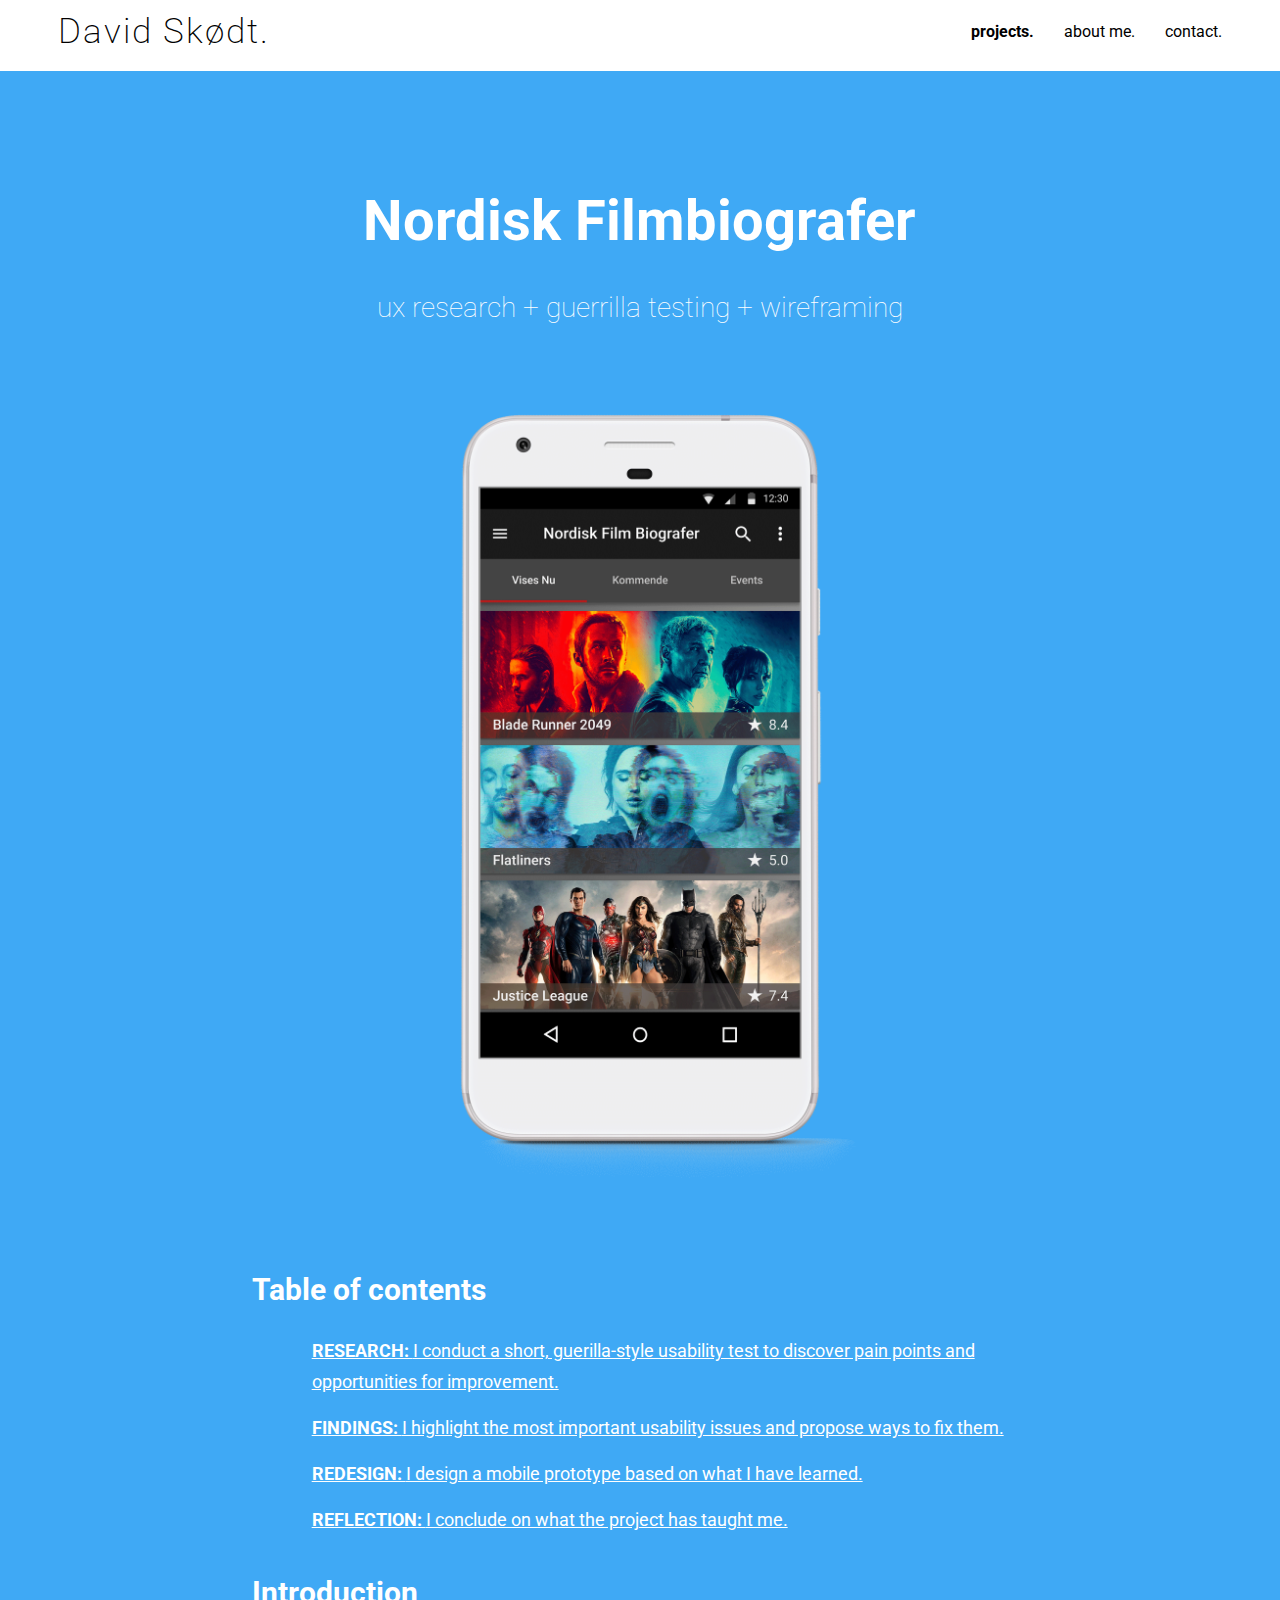
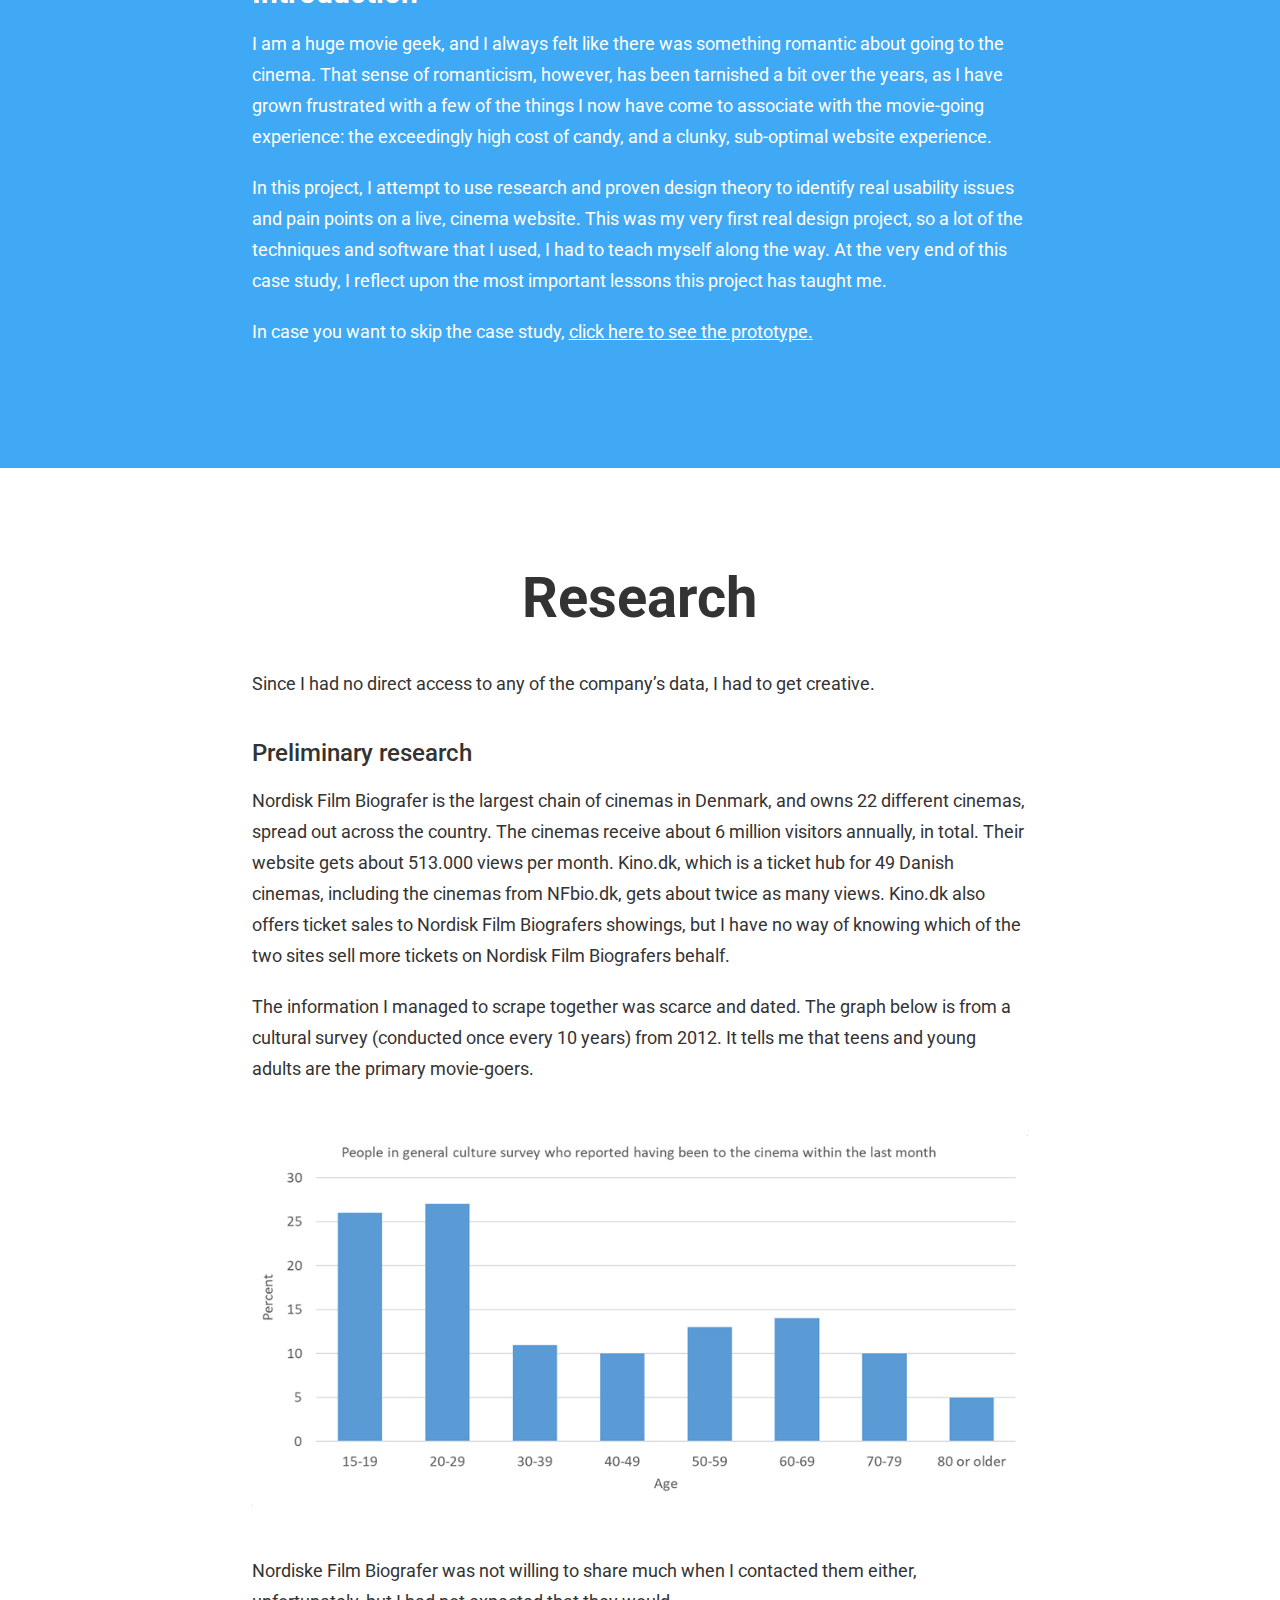
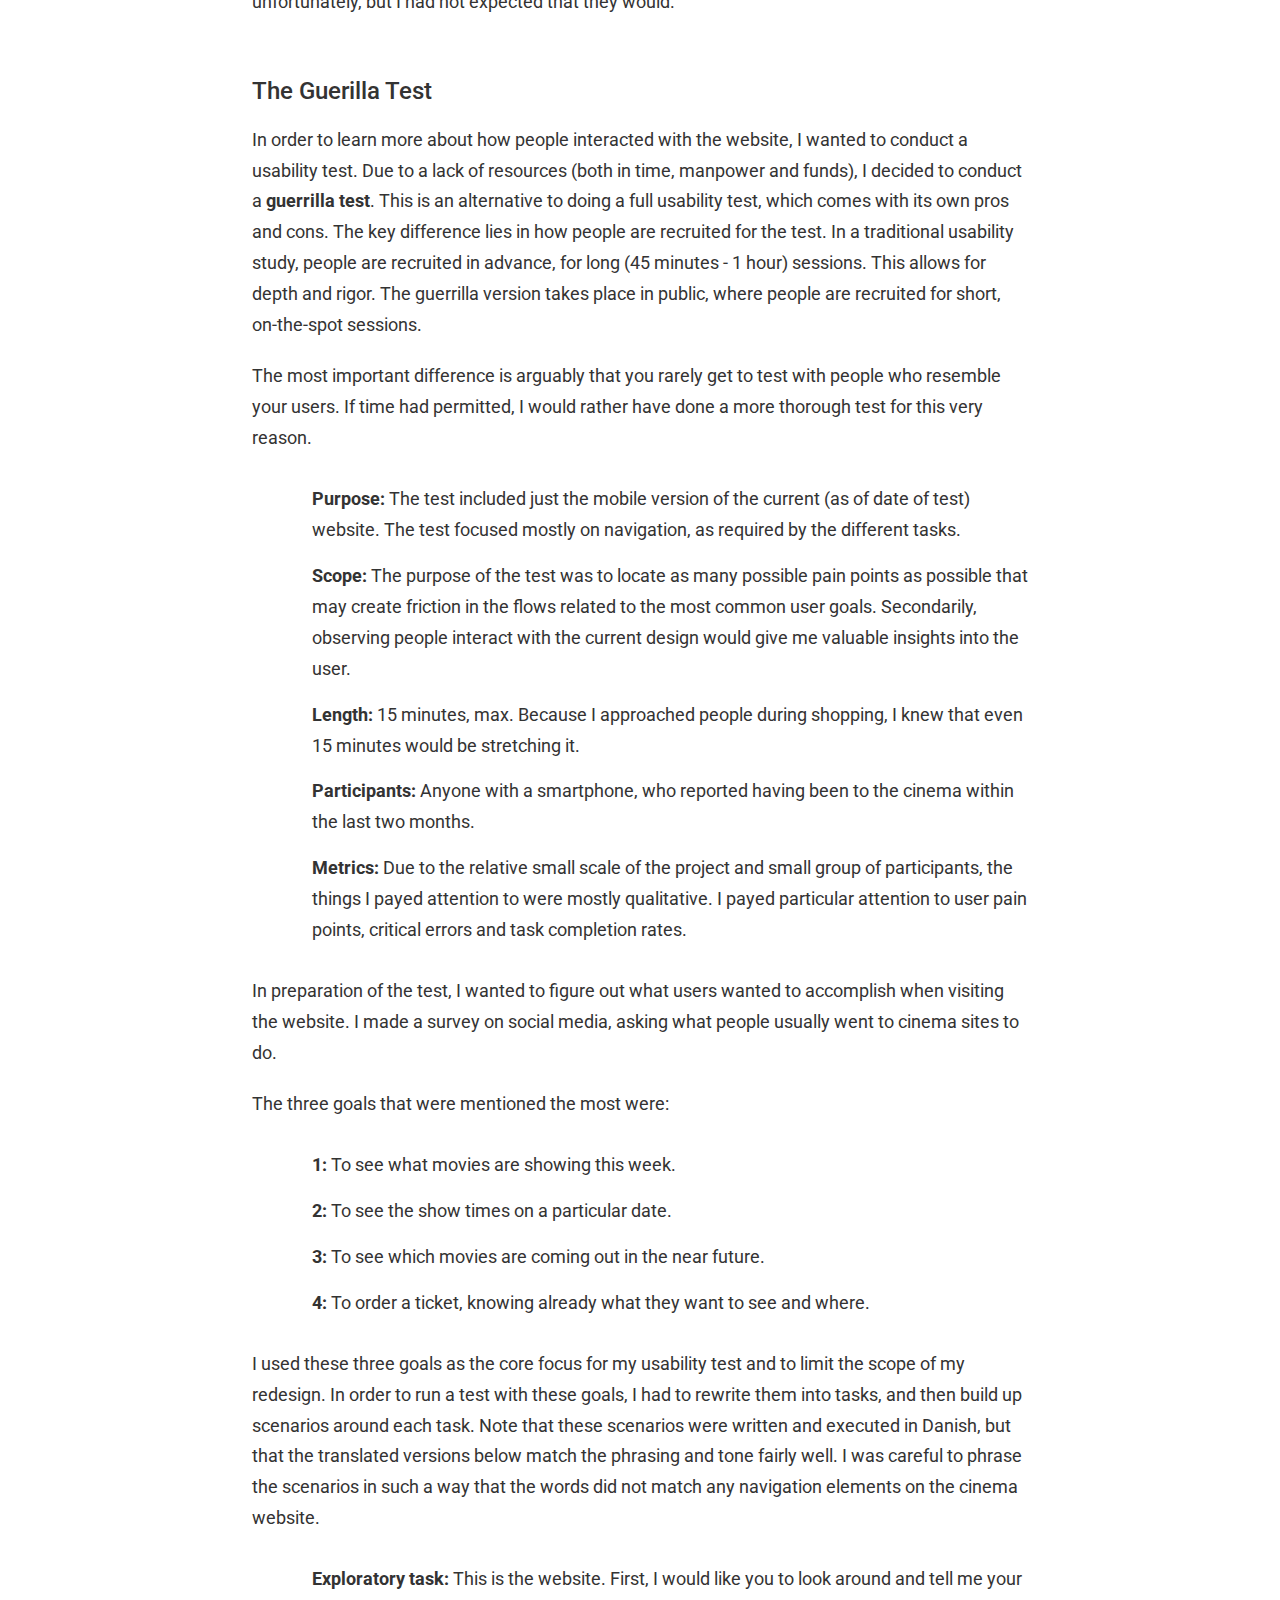
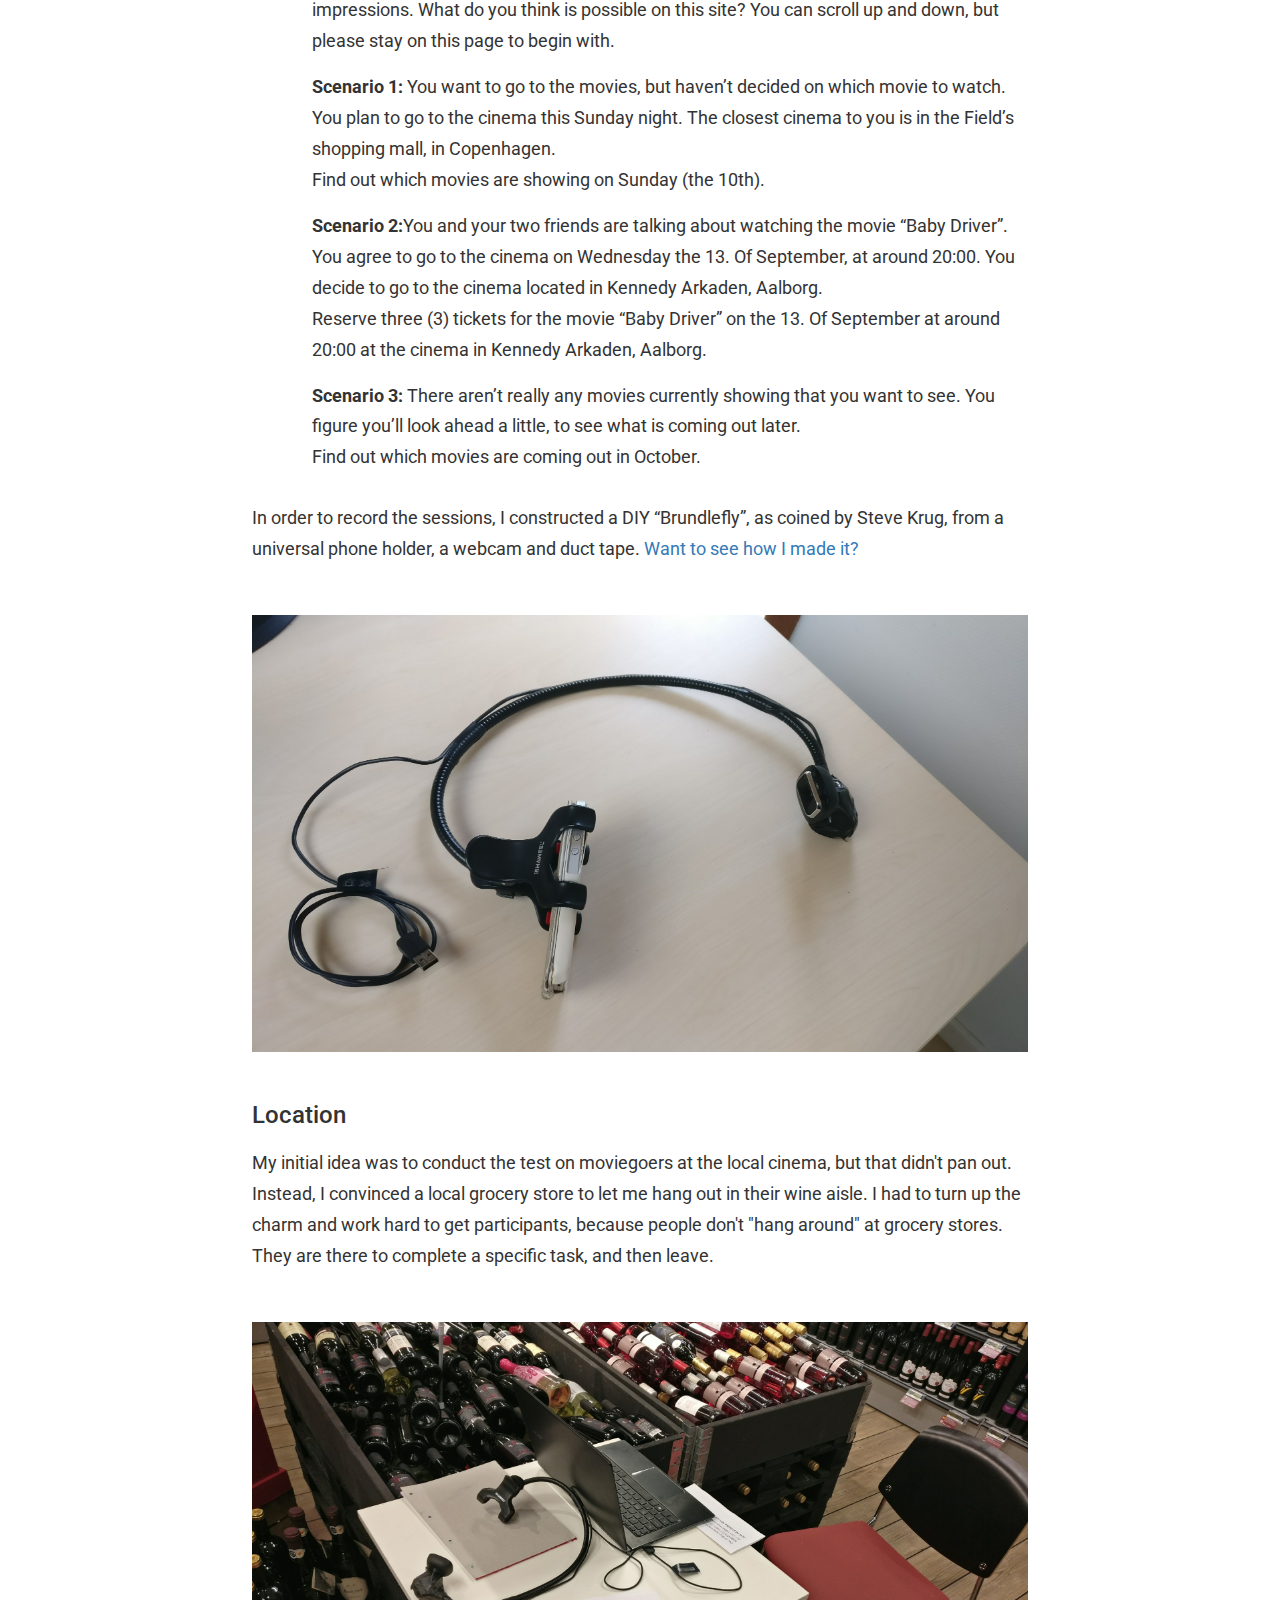
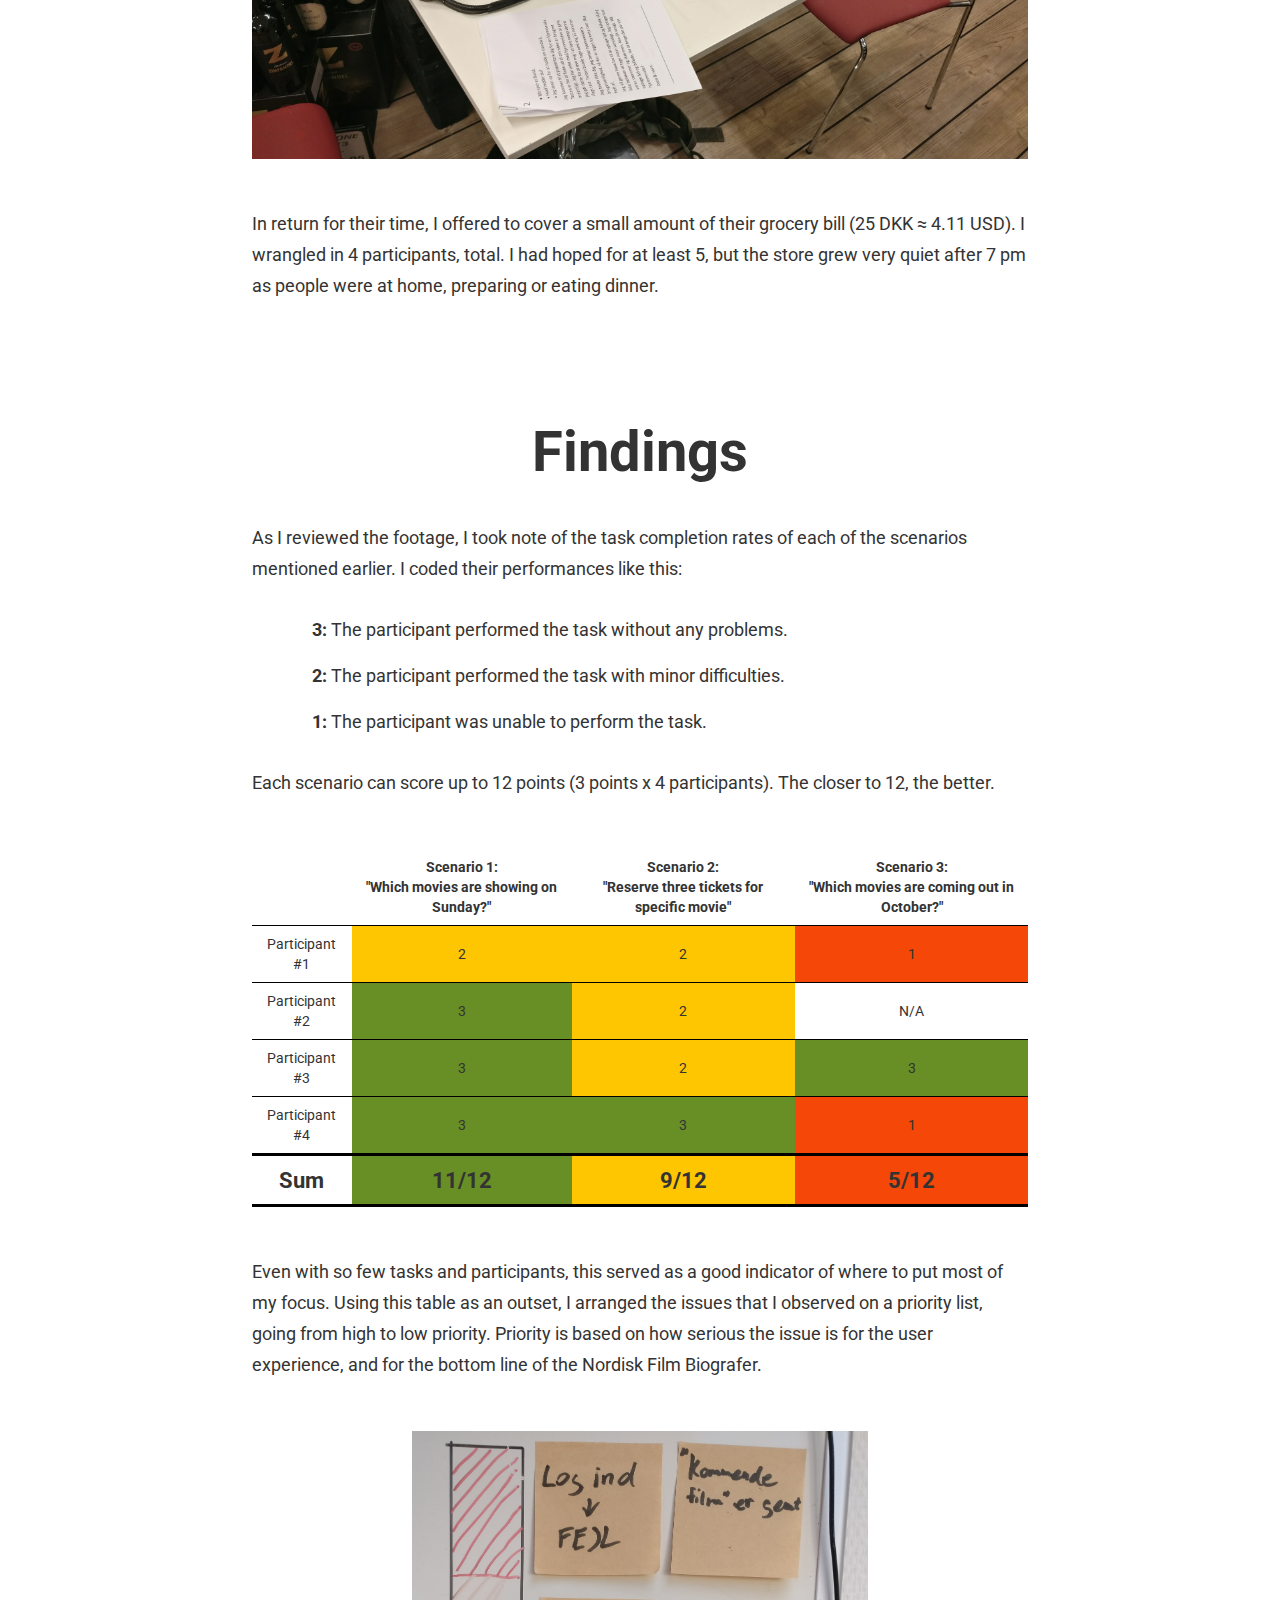
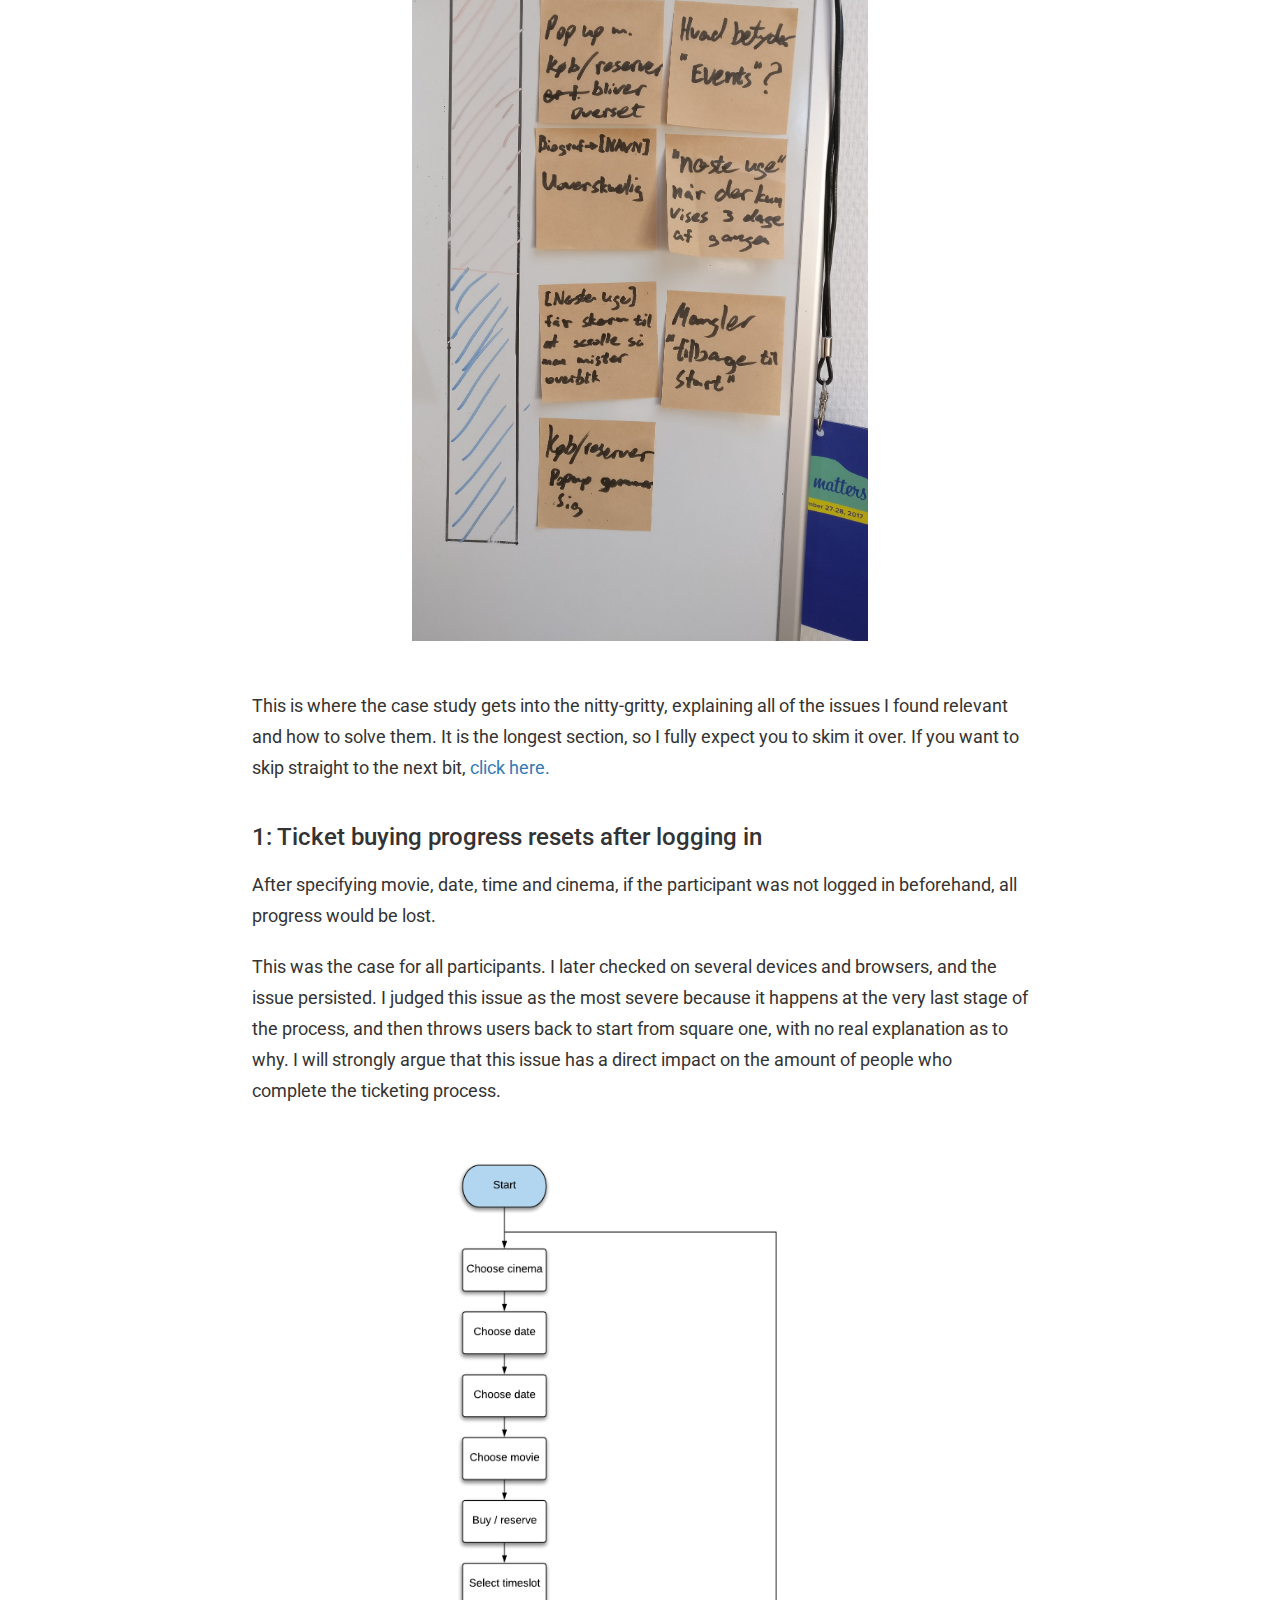
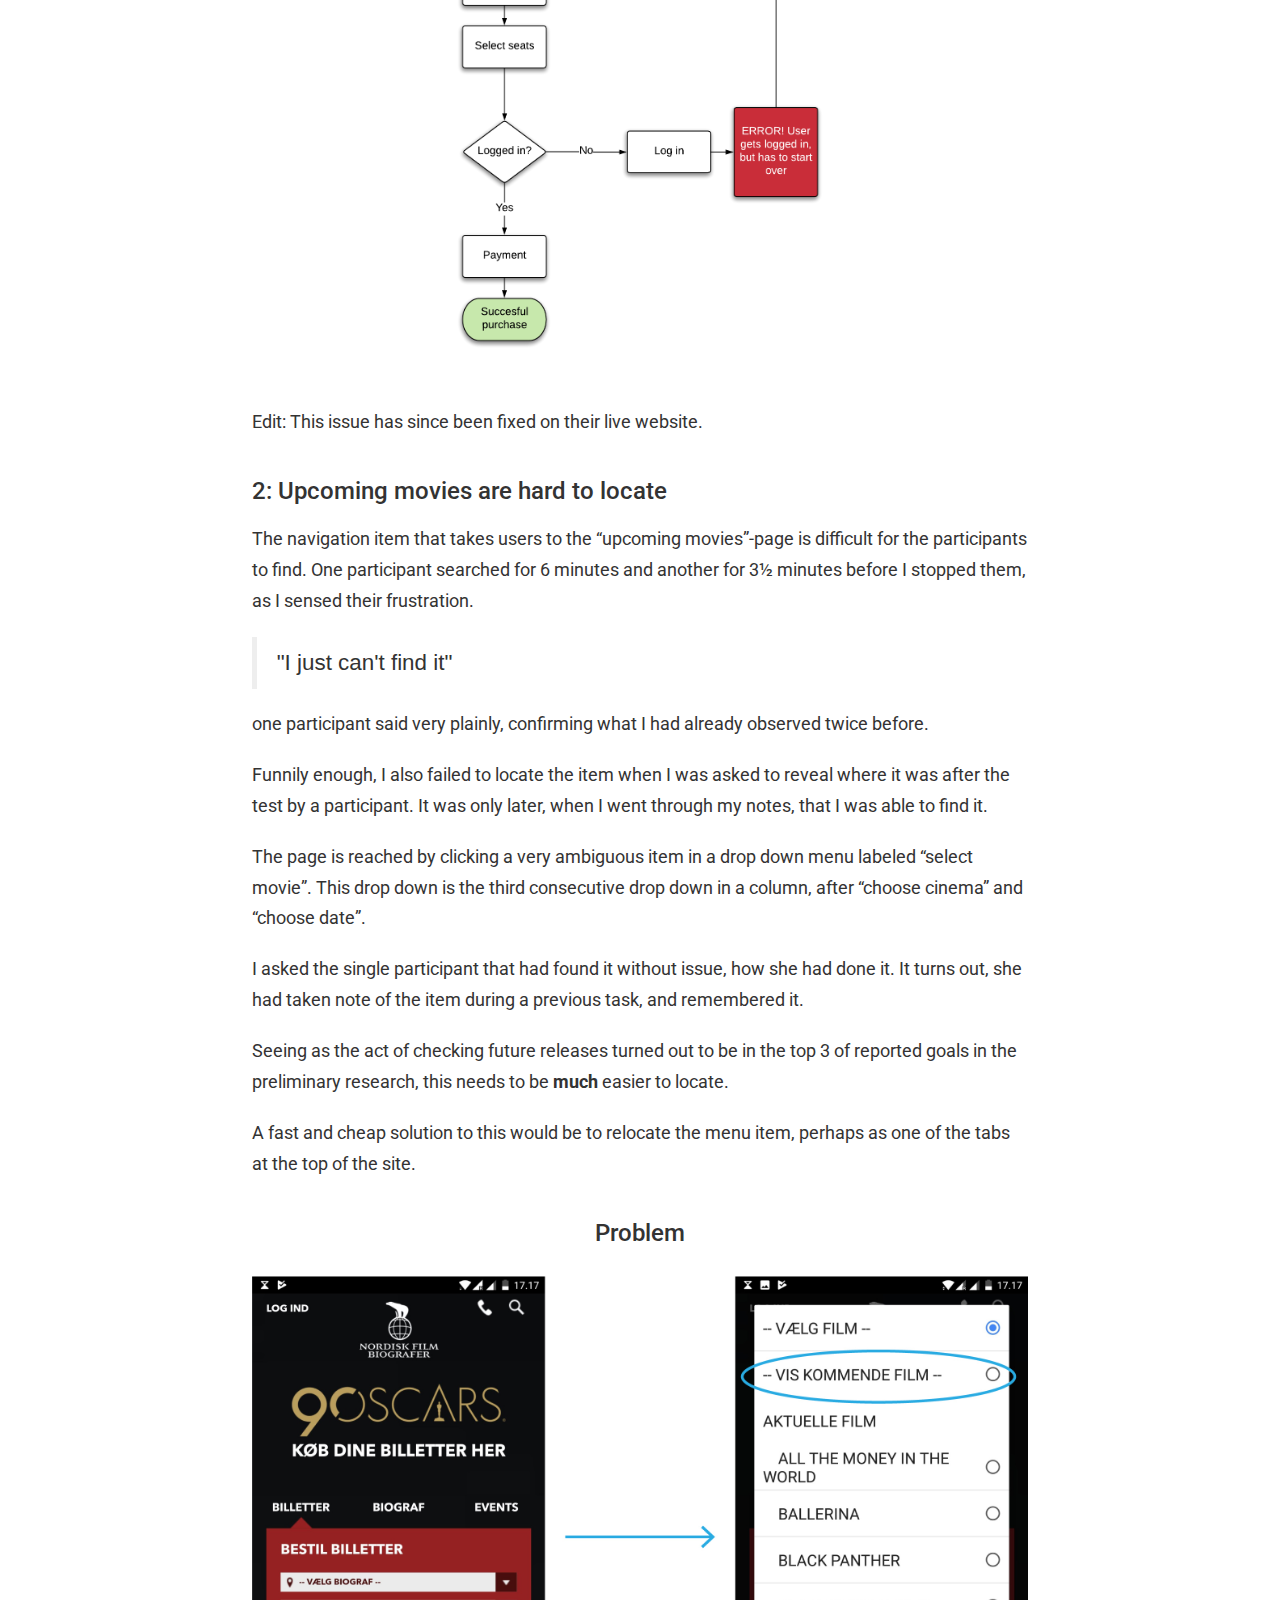
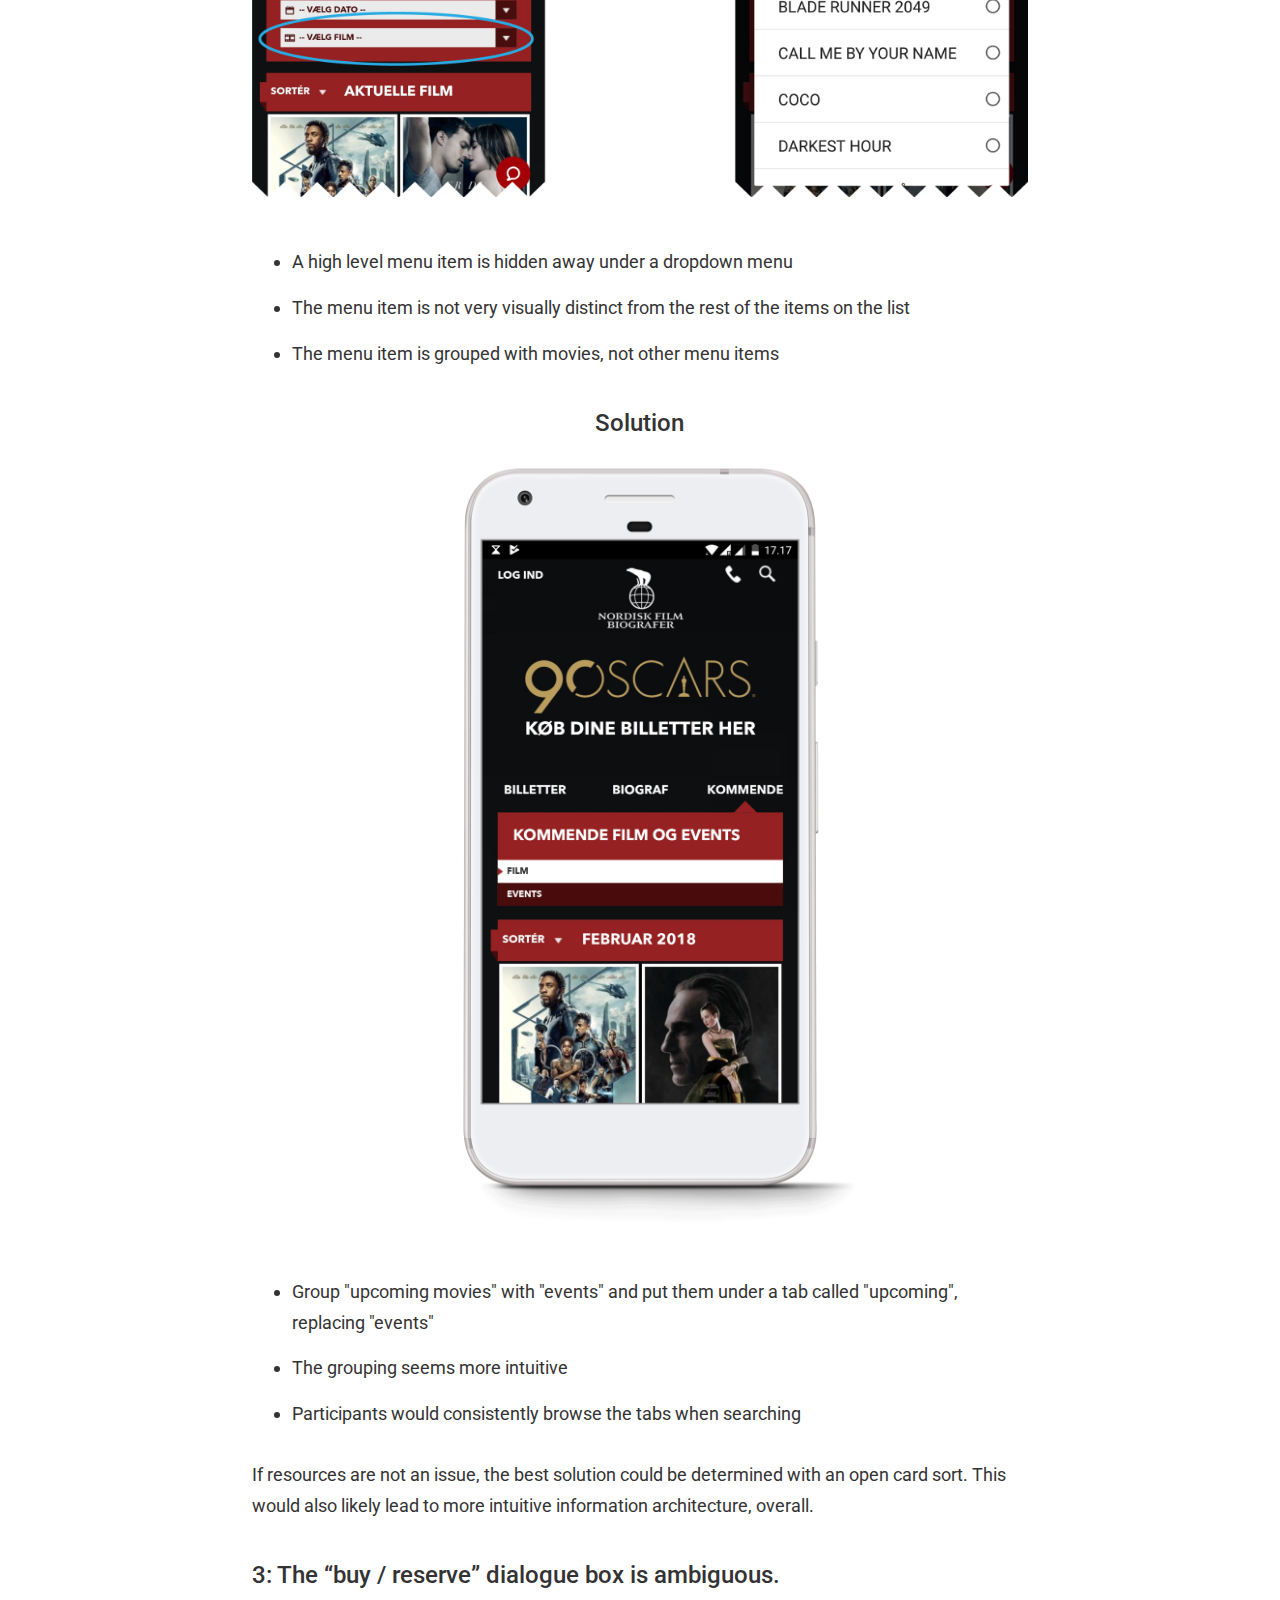
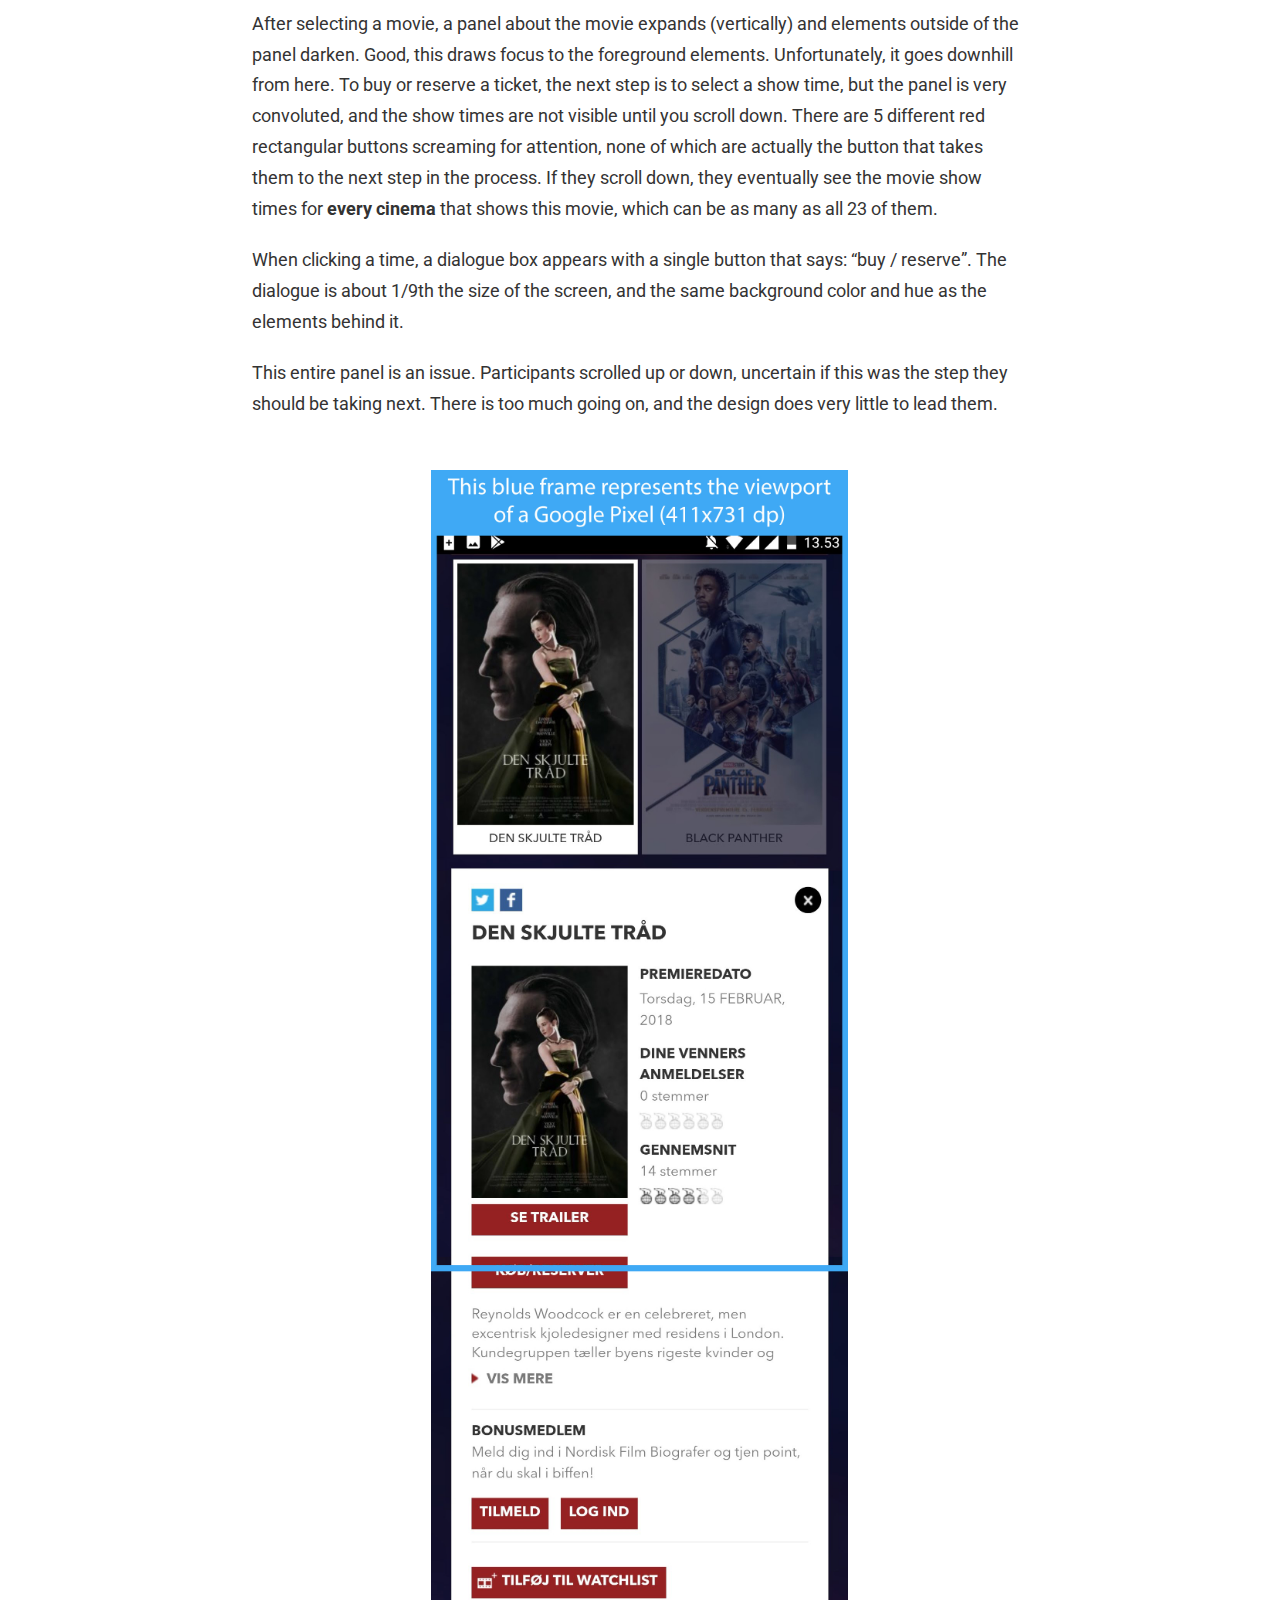
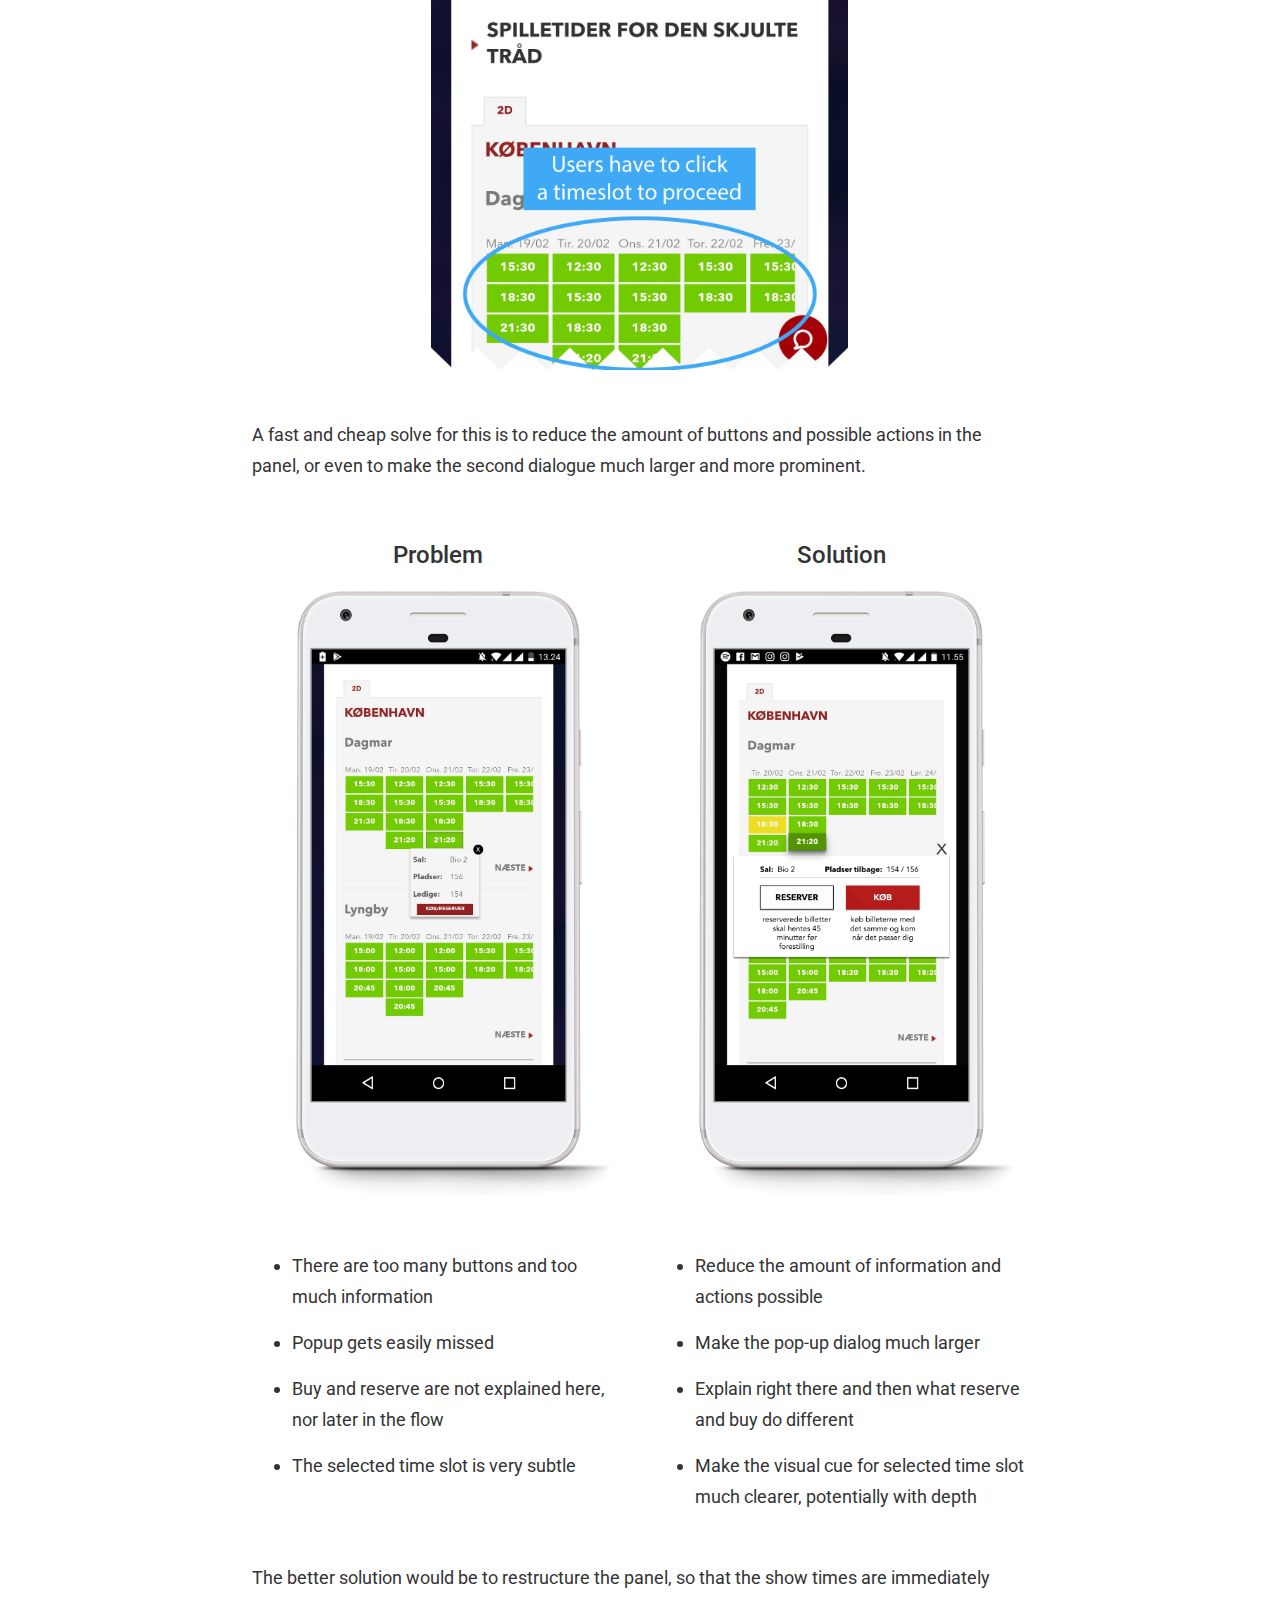
<file: nfbio.html>
<!DOCTYPE html>
<html lang="en">
	<head>
		<!-- Global site tag (gtag.js) - Google Analytics -->
		<script async src="https://www.googletagmanager.com/gtag/js?id=UA-118373746-2"></script>
		<script>
		  window.dataLayer = window.dataLayer || [];
		  function gtag(){dataLayer.push(arguments);}
		  gtag('js', new Date());

		  gtag('config', 'UA-118373746-2');
		</script>
		<meta charset="UTF-8">
		<meta http-equiv="X-UA-Compatible" content="IE=edge">
		<meta name="viewport" content="width=device-width, initial-scale=1, shrink-to-fit=no">
		<link href="https://fonts.googleapis.com/css?family=Roboto:300,400,700,900" rel="stylesheet">
		<link rel="stylesheet" href="css/bootstrap.css">
		<link rel="stylesheet" type="text/css" href="css/custom.css">
		<script src="https://ajax.googleapis.com/ajax/libs/jquery/3.2.1/jquery.min.js"></script>
		<script type="text/javascript" src="js/tether.js" async></script>
		<script type="text/javascript" src="js/bootstrap.js" async></script>
		<script type="text/javascript" src="js/modal.js" async></script>
		<script src="js/jquery-easing/jquery.easing.min.js"></script>
		<script type="text/javascript" src="js/smooth-scroll.js" async></script>
		<title>David UX</title>
		<link rel="icon" href="./images/pencil.ico">
	</head>
	
	<body>
		<header>
			<div class="jumbotron" id="topbar">
				<div class="container">
					<div class="row" style="position: relative;">
						<a href="./index.html">
							<div class="hidden-xs hidden-sm col-md-5">
								<h1 class="name customhover">David Skødt.</h1>
							</div>
							<div class="hidden-lg hidden-md hidden-xs col-sm-5">
								<h1 class="name customhover" style="">DS.</h1>
							</div>
							<div class="hidden-lg hidden-md hidden-sm col-xs-12" style="text-align: center;">
								<h1 class="name customhover" style="font-size: 4em !important">DS.</h1>
							</div>
						</a>
						<div class="col-xs-12 col-sm-7 nav-container">
							<nav class="navbar navbar-nav" id="md-float-fix">
								<ul class="nav nav-pills hidden-xs">
									<li class="active"><a href="./index.html"> projects.</a></li>
									<li><a href="./aboutme.html"> about me.</a></li>
									<li><a href="./contact.html"> contact.</a></li>
								</ul>
								<div class="nav nav-stacked hidden-xl hidden-lg hidden-md hidden-sm">
									<a href="./index.html" class="btn btn-default btn-lg btn-block active">projects.</a>
									<a href="./aboutme.html" class="btn btn-default btn-lg btn-block">about me.</a>
									<a href="./contact.html" class="btn btn-default btn-lg btn-block">contact.</a>
								</div>
							</nav>
						</div> <!-- column -->
					</div> <!-- row -->
					
				</div> <!-- container -->
			</div> <!-- jumbotron -->
		</header>
		<!-- SITE STARTS HERE -->
		<div class="container" style="background-color: #3FA9F5; min-height: 100vh">
			<section class="content">
				<div class="row">
					<div style="margin-top: 100px"></div>
					<div class="col-md-8 col-md-offset-2">
						<h1 style="color: white; text-align: center;">Nordisk Filmbiografer</h1>
						<h2 style="font-size: 2em; color: white; font-weight: lighter; text-align: center;">ux research + guerrilla testing + wireframing</h2>
						<img class="img-responsive" style="max-height: 90vh; width: auto;" src="./images/test.png" alt="A graph that shows that young adults go to the cinema more than other age groups">
					</div>

					<div class="col-md-8 col-md-offset-2" style="color: white; margin-bottom: 100px";>
						<h2>Table of contents</h2>
						<div class="p-indented" style="text-decoration: underline;">
							<a class="js-scroll-trigger" style="color: white;" href="#research"><p><strong>RESEARCH: </strong>I conduct a short, guerilla-style usability test to discover pain points and opportunities for improvement.</p></a>
							<a class="js-scroll-trigger" style="color: white;" href="#findings"><p><strong>FINDINGS: </strong>I highlight the most important usability issues and propose ways to fix them.</p></a>
							<a class="js-scroll-trigger" style="color: white;" href="#redesign"><p><strong>REDESIGN: </strong>I design a mobile prototype based on what I have learned.</p></a>
							<a class="js-scroll-trigger" style="color: white;" href="#reflection"><p><strong>REFLECTION: </strong>I conclude on what the project has taught me.</p></a>
						</div>
						<h2>Introduction</h2>
						<p>I am a huge movie geek, and I always felt like there was something romantic about going to the cinema. That sense of romanticism, however, has been tarnished a bit over the years, as I have grown frustrated with a few of the things I now have come to associate with the movie-going experience: the exceedingly high cost of candy, and a clunky, sub-optimal website experience.</p>
						
						<p>In this project, I attempt to use research and proven design theory to identify real usability issues and pain points on a live, cinema website. This was my very first real design project, so a lot of the techniques and software that I used, I had to teach myself along the way. At the very end of this case study, I reflect upon the most important lessons this project has taught me.</p>
						<p>In case you want to skip the case study, <a href="https://www.figma.com/proto/gTPmj7qiKUUko2orqFnudjTR/NFBio?scaling=contain&node-id=42%3A192" style="color: white; text-decoration: underline">click here to see the prototype.</a></p>
					
						
							<!--<a class="js-scroll-trigger" href="#research"><img class="img-responsive" style="height:25vh" src="./images/indhold1.svg" alt="Image describing case study structure"></a>
							<a class="js-scroll-trigger" href="#findings"><img class="img-responsive" style="height:25vh" src="./images/indhold2.svg" alt="Image describing case study structure"></a>
							<a class="js-scroll-trigger" href="#redesign"><img class="img-responsive" style="height:25vh" src="./images/indhold3.svg" alt="Image describing case study structure"></a>-->
					</div>
				</div>
			</section>
		</div>

		<div class="container">
			<section class="content" id="research">
				<div class="row">				
					<div class="col-md-8 col-md-offset-2">
						<h1 class="sectionheader">Research</h1>
						<p>Since I had no direct access to any of the company’s data, I had to get creative.</p>
						
						<h3>Preliminary research</h3>
						
						<p>Nordisk Film Biografer is the largest chain of cinemas in Denmark, and owns 22 different cinemas, spread out across the country. The cinemas receive about 6 million visitors annually, in total. Their website gets about 513.000 views per month. Kino.dk, which is a ticket hub for 49 Danish cinemas, including the cinemas from NFbio.dk, gets about twice as many views. Kino.dk also offers ticket sales to Nordisk Film Biografers showings, but I have no way of knowing which of the two sites sell more tickets on Nordisk Film Biografers behalf.</p>
						
						<p>The information I managed to scrape together was scarce and dated. The graph below is from a cultural survey (conducted once every 10 years) from 2012. It tells me that teens and young adults are the primary movie-goers.
						

						<img class="img-responsive" style="max-height: 80%" src="./images/cinemabyage.png" alt="A graph that shows that young adults go to the cinema more than other age groups">

						
						<p>Nordiske Film Biografer was not willing to share much when I contacted them either, unfortunately, but I had not expected that they would.</p>
					</div>
				</div>
			</section>
		</div>
		<div class="container" style="background-color: white; min-height: 100vh">
			<section class="content">
				<div class="row">
					<div class="col-md-8 col-md-offset-2">
						<h3>The Guerilla Test</h3>
						
						<p>In order to learn more about how people interacted with the website, I wanted to conduct a usability test. Due to a lack of resources (both in time, manpower and funds), I decided to conduct a <strong>guerrilla test</strong>. This is an alternative to doing a full usability test, which comes with its own pros and cons. The key difference lies in how people are recruited for the test. In a traditional usability study, people are recruited in advance, for long (45 minutes - 1 hour) sessions. This allows for depth and rigor. The guerrilla version takes place in public, where people are recruited for short, on-the-spot sessions.</p>
				
						<p>The most important difference is arguably that you rarely get to test with people who resemble your users. If time had permitted, I would rather have done a more thorough test for this very reason.</p>
						<div class="p-indented">
							<p><strong>Purpose:</strong> The test included just the mobile version of the current (as of date of test) website. The test focused mostly on navigation, as required by the different tasks.</p>
							<p><strong>Scope:</strong> The purpose of the test was to locate as many possible pain points as possible that may create friction in the flows related to the most common user goals. Secondarily, observing people interact with the current design would give me valuable insights into the user.</p>
							<p><strong>Length:</strong> 15 minutes, max. Because I approached people during shopping, I knew that even 15 minutes would be stretching it.</p>
							<p><strong>Participants:</strong> Anyone with a smartphone, who reported having been to the cinema within the last two months.</p>
							<p><strong>Metrics:</strong> Due to the relative small scale of the project and small group of participants, the things I payed attention to were mostly qualitative. I payed particular attention to user pain points, critical errors and task completion rates.</p>
						</div>
						<p>In preparation of the test, I wanted to figure out what users wanted to accomplish when visiting the website. I made a survey on social media, asking what people usually went to cinema sites to do.</p>
						
						<p>The three goals that were mentioned the most were:</p>
						<div class="p-indented">
							<p><strong>1:</strong> To see what movies are showing this week.</p>
							<p><strong>2:</strong> To see the show times on a particular date.</p>
							<p><strong>3:</strong> To see which movies are coming out in the near future.</p>
							<p><strong>4:</strong> To order a ticket, knowing already what they want to see and where.</p>
						</div>

						<p>I used these three goals as the core focus for my usability test and to limit the scope of my redesign. In order to run a test with these goals, I had to rewrite them into tasks, and then build up scenarios around each task. Note that these scenarios were written and executed in Danish, but that the translated versions below match the phrasing and tone fairly well. I was careful to phrase the scenarios in such a way that the words did not match any navigation elements on the cinema website.</p>
						
						<div class="p-indented">
							<p><strong>Exploratory task:</strong> This is the website. First, I would like you to look around and tell me your impressions. What do you think is possible on this site? You can scroll up and down, but please stay on this page to begin with.</p>
							<p><strong>Scenario 1:</strong> You want to go to the movies, but haven’t decided on which movie to watch. You plan to go to the cinema this Sunday night. The closest cinema to you is in the Field’s shopping mall, in Copenhagen.</br>
							Find out which movies are showing on Sunday (the 10th).</p>
							<p><strong>Scenario 2:</strong>You and your two friends are talking about watching the movie “Baby Driver”. You agree to go to the cinema on Wednesday the 13. Of September, at around 20:00. You decide to go to the cinema located in Kennedy Arkaden, Aalborg. </br>
							Reserve three (3) tickets for the movie “Baby Driver” on the 13. Of September at around 20:00 at the cinema in Kennedy Arkaden, Aalborg.</p>
							<p><strong>Scenario 3:</strong> There aren’t really any movies currently showing that you want to see. You figure you’ll look ahead a little, to see what is coming out later.</br>
							Find out which movies are coming out in October.</p>
						</div>
						<p>In order to record the sessions, I constructed a DIY “Brundlefly”, as coined by Steve Krug, from a universal phone holder, a webcam and duct tape. <a href="http://community.uxmastery.com/t/i-made-a-cheap-rig-for-recording-phone-usability-tests-in-less-than-30-minutes/4858" target="_blank">Want to see how I made it?</a></p>
						<img class="img-responsive" style="" src="./images/brundlefly.jpg" alt="A picture of a homemade device for capturing video of people when they use a smartphone.">
						<h3>Location</h3>
						<p>My initial idea was to conduct the test on moviegoers at the local cinema, but that didn't pan out. Instead, I convinced a local grocery store to let me hang out in their wine aisle. I had to turn up the charm and work hard to get participants, because people don't "hang around" at grocery stores. They are there to complete a specific task, and then leave.</p>
						<img class="img-responsive" style="" src="./images/brugsensetup.jpg" alt="A picture of my setup at the local grocery store.">
						<p>In return for their time, I offered to cover a small amount of their grocery bill (25 DKK ≈ 4.11 USD). I wrangled in 4 participants, total. I had hoped for at least 5, but the store grew very quiet after 7 pm as people were at home, preparing or eating dinner.</p>
					</div>
				</div>
			</section>
		</div>
		<div class="container" style="background-color: white; min-height: 100vh">
			<section class="content" id="findings">
				<div class="row">
					<div class="col-md-8 col-md-offset-2">
						<h1 class="sectionheader">Findings</h1>
						<p>As I reviewed the footage, I took note of the task completion rates of each of the scenarios mentioned earlier. I coded their performances like this:
						
						<div class="p-indented">
							<p><strong>3:</strong> The participant performed the task without any problems.</p>
							<p><strong>2:</strong> The participant performed the task with minor difficulties.</p>
							<p><strong>1:</strong> The participant was unable to perform the task.</p>
						</div>
						<p>Each scenario can score up to 12 points (3 points x 4 participants). The closer to 12, the better.</p>
						
						<table class="table" style="text-align:center">
							<thead>
								<tr>
									<th></th>
									<th>Scenario 1: </br>"Which movies are showing on Sunday?"</th>
									<th>Scenario 2: </br>"Reserve three tickets for specific movie"</th>
									<th>Scenario 3: </br>"Which movies are coming out in October?"</th>
								</tr>
							</thead>
							<tbody>
								<tr>
									<td>Participant #1</td>
									<td class="yellow">2</td>
									<td class="yellow">2</td>
									<td class="red">1</td>
								</tr>
								<tr>
									<td>Participant #2</td>
									<td class="green">3</td>
									<td class="yellow">2</td>
									<td>N/A</td>
								</tr>
								<tr>
									<td>Participant #3</td>
									<td class="green">3</td>
									<td class="yellow">2</td>
									<td class="green">3</td>
								</tr>
								<tr>
									<td>Participant #4</td>
									<td class="green">3</td>
									<td class="green">3</td>
									<td class="red">1</td>
								</tr>
								<tr style="font-weight: bold; font-size: 1.6em; border-bottom: 3px solid black; border-top: 3px solid black">
									<td>Sum</td>
									<td class="green">11/12</td>
									<td class="yellow">9/12</td>
									<td class="red">5/12</td>
								</tr>
							</tbody>
						</table>
						
						<p>Even with so few tasks and participants, this served as a good indicator of where to put most of my focus. Using this table as an outset, I arranged the issues that I observed on a priority list, going from high to low priority. Priority is based on how serious the issue is for the user experience, and for the bottom line of the Nordisk Film Biografer.</p>
						
						<img class="img-responsive" style="width: auto; max-height: 90vh;" src="./images/ranked.jpg" alt="A picture of the most prominent issues, on post-its">
						<p>This is where the case study gets into the nitty-gritty, explaining all of the issues I found relevant and how to solve them. It is the longest section, so I fully expect you to skim it over. If you want to skip straight to the next bit, <a class="js-scroll-trigger" href="#conclusion">click here.</a></p>
						<h3>1: Ticket buying progress resets after logging in</h3>
						<p>After specifying movie, date, time and cinema, if the participant was not logged in beforehand, all progress would be lost.</br>
						<p>This was the case for all participants. I later checked on several devices and browsers, and the issue persisted.
						I judged this issue as the most severe because it happens at the very last stage of the process, and then throws users back to start from square one, with no real explanation as to why. I will strongly argue that this issue has a direct impact on the amount of people who complete the ticketing process.</p>
						<img class="img-responsive" style="max-height: 800px;" src="./images/crashflow.png" alt="A picture of the most prominent issues, on post-its">
						<p>Edit: This issue has since been fixed on their live website.</p>
						
						<h3>2: Upcoming movies are hard to locate</h3>
						<p>The navigation item that takes users to the “upcoming movies”-page is difficult for the participants to find. One participant searched for 6 minutes and another for 3½ minutes before I stopped them, as I sensed their frustration.</p>
						<blockquote>"I just can't find it"</blockquote>
						<p>one participant said very plainly, confirming what I had already observed twice before.</p>
						<p>Funnily enough, I also failed to locate the item when I was asked to reveal where it was after the test by a participant. It was only later, when I went through my notes, that I was able to find it.</p>
						<p>The page is reached by clicking a very ambiguous item in a drop down menu labeled “select movie”. This drop down is the third consecutive drop down in a column, after “choose cinema” and “choose date”.</p>
						<p>I asked the single participant that had found it without issue, how she had done it. It turns out, she had taken note of the item during a previous task, and remembered it.</p>
						<p>Seeing as the act of checking future releases turned out to be in the top 3 of reported goals in the preliminary research, this needs to be <strong>much</strong> easier to locate. </p>
						<p>A fast and cheap solution to this would be to relocate the menu item, perhaps as one of the tabs at the top of the site.</p>
						<h3 style="text-align: center;">Problem</h3>
						<img class="img-responsive" style="max-height: 90vh; width: auto; margin-top: 30px;" src="./images/Issue_UpcomingMovies.jpg" alt="A picture of the most prominent issues, on post-its">
							<ul>
								<li>A high level menu item is hidden away under a dropdown menu</li>
								<li>The menu item is not very visually distinct from the rest of the items on the list</li>
								<li>The menu item is grouped with movies, not other menu items</li>
							</ul>
						<h3 style="text-align: center;">Solution</h3>
						<img class="img-responsive" style="max-height: 800px; margin-left: auto; margin-right: auto; margin-top: -30px;" src="./images/upcomingmockup.png" alt="A mockup of a possible solution to the issue of the page named upcoming movies being overlooked.">
							<ul>
								<li>Group "upcoming movies" with "events" and put them under a tab called "upcoming", replacing "events"</li>
								<li>The grouping seems more intuitive</li>
								<li>Participants would consistently browse the tabs when searching</li>
							</ul>
						<p>If resources are not an issue, the best solution could be determined with an open card sort. This would also likely lead to more intuitive information architecture, overall.</p>
						
						
						<h3>3: The “buy / reserve” dialogue box is ambiguous.</h3>
						<p>After selecting a movie, a panel about the movie expands (vertically) and elements outside of the panel darken. Good, this draws focus to the foreground elements. Unfortunately, it goes downhill from here. To buy or reserve a ticket, the next step is to select a show time, but the panel is very convoluted, and the show times are not visible until you scroll down. There are 5 different red rectangular buttons screaming for attention, none of which are actually the button that takes them to the next step in the process. If they scroll down, they eventually see the movie show times for <strong>every cinema</strong> that shows this movie, which can be as many as all 23 of them.</p>
						<p>When clicking a time, a dialogue box appears with a single button that says: “buy / reserve”. The dialogue is about 1/9th the size of the screen, and the same background color and hue as the elements behind it.</p>
						<p>This entire panel is an issue. Participants scrolled up or down, uncertain if this was the step they should be taking next. There is too much going on, and the design does very little to lead them.</p>
						
						<img class="img-responsive" style="max-height: 1500px;" src="./images/Issue_buyreservedialogue.jpg" alt="A mockup of a possible solution to the issue of the page named upcoming movies being overlooked.">
						
						<p>A fast and cheap solve for this is to reduce the amount of buttons and possible actions in the panel, or even to make the second dialogue much larger and more prominent.</p>
						
					</div>
				</div>
			</section>
		</div>
		<div class="container" style="margin-bottom: 20px;">
			<section class="content">
				<div class="row">
					<div class="col-lg-4 col-lg-offset-2">
						<h3 style="text-align: center">Problem</h3>
						
						<img class="img-responsive" style="margin-top: -30px; max-height: 95vh;" src="./images/popup modified mockup.png" alt="A mockup of a possible solution to the issue of the page named upcoming movies being overlooked.">
						<div class="splitlist">
							<ul>
								<li>There are too many buttons and too much information</li>
								<li>Popup gets easily missed</li>
								<li>Buy and reserve are not explained here, nor later in the flow</li>
								<li>The selected time slot is very subtle</li>
							</ul>
						</div>
					</div>
					<div class="col-lg-4">
						<h3 style="text-align: center;">Solution</h3>
						
						<img class="img-responsive" style="margin-top: -30px; max-height: 95vh;" src="./images/popup solution mockup.png" alt="A mockup of a possible solution to the issue of people missing the buy / reserve modal">
						<div class="splitlist">
							<ul>
								<li>Reduce the amount of information and actions possible</li>
								<li>Make the pop-up dialog much larger</li>
								<li>Explain right there and then what reserve and buy do different</li>
								<li>Make the visual cue for selected time slot much clearer, potentially with depth</li>
							</ul>
						</div>
					</div>
				</div>
			</section>
		</div>
		<div class="container" style="background-color: white;">
			<section class="content">
				<div class="row">
					<div class="col-md-8 col-md-offset-2">		
						<p>The better solution would be to restructure the panel, so that the show times are immediately visible, and generally strive for a better visual hierarchy.</p>

						<h3>4: The “cinemas” tab confused some participants</h3>
						<p>I observed a few instances where the participants would choose to press the “cinemas” tab, instead of using the drop-down menus on the “tickets” tab. </p>
						<p>People would then stay here for a little while, scrolling up and down, not quite sure how to progress.</p>
						<p>There are six menu items (some of which are redundant), three unrelated movie posters, and a carousel that advertises the upcoming events for this particular cinema. “Program” is among the menu items, and there is also a separate “see program” button visible under the headline: “Program”, immediately following the menu.  </p>
						<p>So if they are so plainly visible, why do people not see them?</p>
						<p>What the participant expected was to see the program for the cinema, front and center. They scan the page, hoping to see images of movie posters that they can click on, or another dropdown menu for movie selection. The problem is made worse by, again, poor visual cues. White text on red is a button, but only sometimes. An indistinguishable interaction pattern makes scanning very hard.</p>
						<p>The quick fix here is to simply put the program as the main item of the submenu.</p>
					</div>
				</div>
			</section>
		</div>
		<div class="container" style="margin-bottom: 20px;">
			<section class="content">
				<div class="row">
					<div class="col-lg-4 col-lg-offset-2">
						<h3 style="text-align: center">Problem</h3>
						
						<img class="img-responsive" style="margin-top: -30px; max-height: 95vh;" src="./images/biograf tab mockup.png" alt="A mockup of a possible solution to the issue of the page named upcoming movies being overlooked.">
						<div class="splitlist">
							<ul>
								<li>The participant is trying to find a movie, and expects the movie selection to be appear after selecting the right cinema</li>
								<li>Instead, information about location and operating hours are the first point on the menu</li>
							</ul>
						</div>
					</div>
					<div class="col-lg-4">
						<h3 style="text-align: center">Solution</h3>
						
						<img class="img-responsive" style="margin-top: -30px; max-height: 95vh;" src="./images/biograf tab solution mockup.png" alt="A mockup of a possible solution to the issue of people missing the buy / reserve modal">
						<div class="splitlist">
							<ul>
								<li>Switch the first and second menu items</li>
								<li>This makes the first menu item "program", which shows the movies currently playing</li>
							</ul>
						</div>
					</div>
				</div>
			</section>
		</div>
		<div class="container" style="background-color: white; min-height: 100vh">
			<section class="content">
				<div class="row">
					<div class="col-md-8 col-md-offset-2">	
						<p>The better solution would be to distinguish the buttons with clearer signifiers, so that users immediately identify their options when landing on a new page.</p>
						
						<h3>5: Pressing “next week” when browsing by date only moves the view three days at the time</h3>
						<p>This is quite a small issue, and likely stems from the fact that the website hasn’t been developed mobile-first.</p>
						<p>When browsing by date, the button says “next week”, but only moves as many days ahead as can fit on whichever device is being used.</p>
						<p><em>“Isn’t Sunday part of this week?”</em>, one participant asked, hesitating to press the “next week” button when the view was only letting her see as far as Saturday.<em>"It is a little confusing that it only shows 3 days at the time"</em>, they elaborated.</p>
						<p>The simple fix is to change this to just say “next”, which they have done since I conducted the test.</p>
						
						<h3>6: “Events” is unclear.</h3>
						<p>While I initially categorized this problem as “medium priority”, based on the fact that one of the main navigational tabs could be misinterpreted, I later choose to re-categorized this issue to “low priority”. The reason it is now less important is because the confusion was only mentioned once, and by only one participant. The confusion presumably stems from the word being a foreign language from Danish, but the way she phrased this was ambiguous. She could has well have understood the word, but never have heard of a cinema holding events before. </p>
						
						<h3>7: The “buy/reserve” dialogue glitches</h3>
						<p>When you click a show time twice, the “buy/reserve” dialogue will disappear, and pressing the desired time again will not make it reappear. For it to reappear, you have to click another time first, and then the intended one, or reload the page.</p>
						<p>This happened only once during the test, which is why I deemed it low priority. </p>
						
						<h3 id="conclusion">In conclusion...</h3>
						<p>Based on working with the website, I feel like a lot of their issues boil down to</p>
						<div class="p-indented">
							<p><strong>Visual clutter</strong>: on many pages, it is simply the case of the website trying to cram everything onto a page. The current state of the visual hierarchy makes it very difficult to scan each page, and CTAs get lost in the mess.</p>
							<p><strong>Indistinguishable actions:</strong> in way too many cases, actionable items would be indistinguishable from the rest of the page. Furthermore, there is a distinct lack of consistency. With only vague distinction between static elements and actionable items, it is difficult for users to even know what can be pressed and what can't.</p>
							<p><strong>Too many buttons!:</strong> seriously.
							<p><strong>Confusing IA:</strong> the structure of the website, even after working with it for months, still confuses me. There is the distinct feeling of being lost when navigating, and no sense of ones progress when going through the steps of purchasing a ticket.</p>
						</div>
						<p>I have provided possible solutions based on the problems that the usability test revealed. This guerrilla test would be an excellent precursor to more extensive testing of the current website, but that isn't within the scope of my project. Instead, armed with new-found knowledge, I decided to try my hands at redesigning the website.</p>


					</div>
				</div>
			</section><!-- content section -->
		</div><!-- container -->
		
		<div class="container" style="background-color: white;">
			<section class="content" id="redesign">
				<div class="row">
					<div class="col-md-8 col-md-offset-2">	
						<h1 class="sectionheader">The Redesign</h1>
						<p>Now, there are plenty of arguments as to why a redesign of the website isn’t entirely necessary. Resource-wise, I have given fairly easy solutions to all of the usability issues that I found. I wanted to do a redesign in order to teach myself how. That is, after all, what this entire project is about.</p>
						
						<p>The best way to do design anything, is to test with your users throughout an iterative process. At each iteration of the project, I consulted with more experienced designers through different online communities. I went through 3 iterations before landing on a final design.</p>

					</div>
				</div>
			</section><!-- content section -->
		</div><!-- container -->
		<div class="container" style="">
			<section class="content">
				<div class="row" >
					<div class="col-md-3">
						<h3 style="text-align: center; margin-bottom: 20px;">Early sketch</h3>
						<img class="img-responsive fourinrow" style=";" src="./images/lofi1.jpg" alt="A mockup of a possible solution to the issue of people missing the buy / reserve modal">
					</div>
					<div class="col-md-3">
						<h3 style="text-align: center; margin-bottom: 20px;">1. iteration wireframe</h3>
						<img class="img-responsive fourinrow" style=";" src="./images/lofi2.png" alt="A mockup of a possible solution to the issue of people missing the buy / reserve modal">
					</div>
					<div class="col-md-3">	
						<h3 style="text-align: center; margin-bottom: 20px;">2. iteration wireframe</h3>
						<img class="img-responsive fourinrow" style=";" src="./images/lofi3.png" alt="A mockup of a possible solution to the issue of people missing the buy / reserve modal">
					</div>
					<div class="col-md-3">	
						<h3 style="text-align: center; margin-bottom: 20px;">Mockup</h3>
						<img class="img-responsive fourinrow" style="" src="./images/vises nu.png" alt="A mockup of a possible solution to the issue of people missing the buy / reserve modal">
					</div>
				</div>
			</section><!-- content section -->
		</div><!-- container -->
		
		<div class="container" style="background-color: white;">
			<section class="content">
				<div class="row">
					<div class="col-md-8 col-md-offset-2">	

						<p>The redesign is a web-app, built using Figma (though I used Axure for the two iterations of wireframes). The resolution is 411x731 dp, which is the resolution of a Nexus 6 or Google Pixel. I chose to design a web-app, based on the assumption that Nordisk Film Biografer would like a one-fits-all solution. By choosing a web-app over a native app, you can make your solution scalable and independent on OS. The cost of maintenance is also drastically reduced.</p>
						
						<p>In order to limit the breadth of the project a little, <strong>I decided to focus on the user flow for ticket reservation / purchase</strong>. I put my focus there, because it is likely to be the most important flow for the business objective of the company. <strong>Secondarily, I wanted to flesh out the features necessary for users to achieve the 3 most common goals revealed by the preliminary research.</strong></p>
						
						<img class="img-responsive" style="" src="./images/Overview.jpg" alt="A mockup of a possible solution to the issue of people missing the buy / reserve modal">
						
						<h3>Design decisions</h3>
						<p>I decided to stick with their existing color scheme. The dark design fits well with a cinema experience, and the red (though a tricky color in designing for the western world) reminds me of the color of show curtains. </p>
						<p>I wanted there to be less visual clutter on the website, and for it to be obvious to the user what interactions were possible. For that reason, I used red as the primary color for CTAs.</p>
						<p>On the original website, the "next step" when ordering tickets was hard to find. You had to scroll down (and back up, as observed in most cases, during scenario 2 of the test) to find the right button. For that reason, I decided to make the screens in the ticket flow fixed in size, and place the "next" button near the bottom of the screen fairly consistently. The exception to this is when the user has to choose between "reserve" and "buy", because I wanted there to be visual distinction, to hint to the user that there was a choice to be considered.</p>
						<p>The decision to make "choose cinema" a modal of its own, and not simply a dropdown, was a difficult one. My first arguement for the modal over a dropdown is certainty. The dropdown would have had to contain 21 cinemas, browsable by name, city or both. There would not be space for more than that. I forsee use-cases in which users do not know the name of the cinema closest to them, which is where the location pin and adresse comes in handy. By clicking the pin next to a cinema adresse they were unsure of, an embedded Google Maps widget shows them the location of the cinema. Click that, and it takes them to Google Maps, for further investigation. The second arguement for the modal is because I wanted to give the option to pick your favorite cinema, so that on next visit, it is already selected for you. Is that a good idea? Not sure! It is based on two assumptions that should be tested on next iteration:</p>

						<div class="p-indented">
							<p><strong>1:</strong> Most visitors to the site already know in which geographical area they want to go to the cinema</p>
							<p><strong>2:</strong> In most instances, on a return visit to the site, people go to the same cinema that they did the first time</p>
						</div>
						
						<img class="img-responsive" style="" src="./images/Selection-interaction.jpg" alt="A mockup of a possible solution to the issue of people missing the buy / reserve modal">
						<p>On the "choose seats" screen, instead of first selecting how many seats you want and then clicking, I wanted it to be possible to simply click (or click and drag) how many seats you want. The amount of seats and the cost is then displayed on the "next" button.</p>
						<p>I wanted to make it obvious how long the process was. That can be difficult to display, because there are many different use cases. I added a progress bar at the top of the screen, once users had gone past the initial selection of place, day and time.</p>
						<img class="img-responsive" style="" src="./images/Choose-Seats-selection.jpg" alt="A mockup of a possible solution to the issue of people missing the buy / reserve modal">
						
						<h3>Prototype</h3>
						<p>As a part of the project, I put together a working prototype. The intention was to use it to test the ticket flow on the next iteration of the project.</p>
						<p><a href="https://www.figma.com/proto/gTPmj7qiKUUko2orqFnudjTR/NFBio?scaling=contain&node-id=42%3A192">Click here to try the prototype.</a></p>
					</div>
				</div>
			</section><!-- content section -->
		</div><!-- container -->
		<div class="container" style="background-color: white;">
			<section class="content" id="reflection">
				<div class="row">
					<div class="col-md-8 col-md-offset-2">	
						<h1 class="sectionheader">What this project has taught me</h1>
						<p>"Wait, that's it?" I hear you saying. I wanted to test my design by the same parameters as their existing website, but just as I was getting ready for the next iteration, I got invited to do some work with a local start-up.</p>
						<p>This entire project was my introduction to a lot of new software and methods. The case study format felt a little familiar, reminding me of my time spent on academic writing. Being able to decide on the format was refreshing, going away from writing to academics to writing to people. That leads me into the first take-away:
						<h3>Communication</h3>
						<p>UX is, in essense, about communication. Software and websites need to be able to communicate purpose, possible actions, restrictions and limitations to the target user (and then some). Conducting a good usability test is about communicating intentions, procedure and process, yet in language that eases the participant and makes it feel natural and fluid. Even writing this case study is about communication, as I tell you about my approach, my process, my hurdles and my findings. Even this very paragraph is about communicating what I have learned about communication. Woah.</p>
						<p>I want to become a better writer, and continue to improve my skills in visual communication.</p>
						<h3>Planning</h3>
						<p>I had planned for the project to take two months, including writing this case study and making this website. Haha! Yea, I was a little off. The entire thing took 5 months in total, which made me feel ashamed, at first. But instead, let's turn that into a valuable lesson about planning, shall we?</p>
						<p>I think I could have been more realistic in planning the project if I had spent more time planning each stage, instead of just defining them and then diving head-first into it. Part of the reason it took so long was because I had to learn every step along the way, from testing to coding HTML & CSS. Having now gone through every stage, I feel like I have a much better understanding of what goes into developing a product or service, from research to development.</p>
						<p>If this project has taught me two lesson, it's <strong>to take smaller bites.</strong> and <strong>be less thorough.</strong> If I had moved faster with less regard for my own assumptions of "correctness" when it came to designing the structure of the redesign, I would have been able to iterate more effectively and thus, improve the design.</p>
						<h3>Persona</h3>
						<p>I had intended to work with a persona, and I went through the steps of creating a proto persona from the very limited data that I had managed to gather. The guerilla tests largest weakness is that it doesn't really allow for you to handpick your participants. My proto persona ended up being too vague due to a lack of data on the largest demographic (15-29 years of age), so I ommited it from the case study.</p>
						<p> I now have a much better understanding of how to create personas, and the amount of work and data that goes into making them useful and truthful.</p>
						<h3>Test location</h3>
						<p>When I conducted my test, I did so in a grocery store. When people enter a grocery store, they usually have a very specific reason to be there, and they don't wish to be there longer than it takes them to finish shopping. That makes a grocery store a pretty bad place to try and coax people into giving you their time. Malls and coffee shops make much better testing locations.</p>
						<h3>Tools</h3>
						<p>I found that I really enjoyed working with Figma. The intuitive UI, the ability to seamlessly collaborate on the same project and the fact that it can be used in a browser, making it independent of OS are just some of the things that will make me interested in working in Figma again.</p>
						<p>Though Figma is amazing tool that makes it simple to share prototypes, the animations that they allow are fairly rudamentary. I wasn't able to make the main tab views scrollable, and I wish that it was possible to animate interactions that weren't transitions.</p>
						<p style="margin-top: 50px; text-align: center;">Thank you for reading.</p>

					</div>
				</div>
			</section><!-- content section -->
		</div><!-- container -->
		<div class="footer">© 2017 David Skødt Lauritsen</div>
	</body>
</html>
</file>
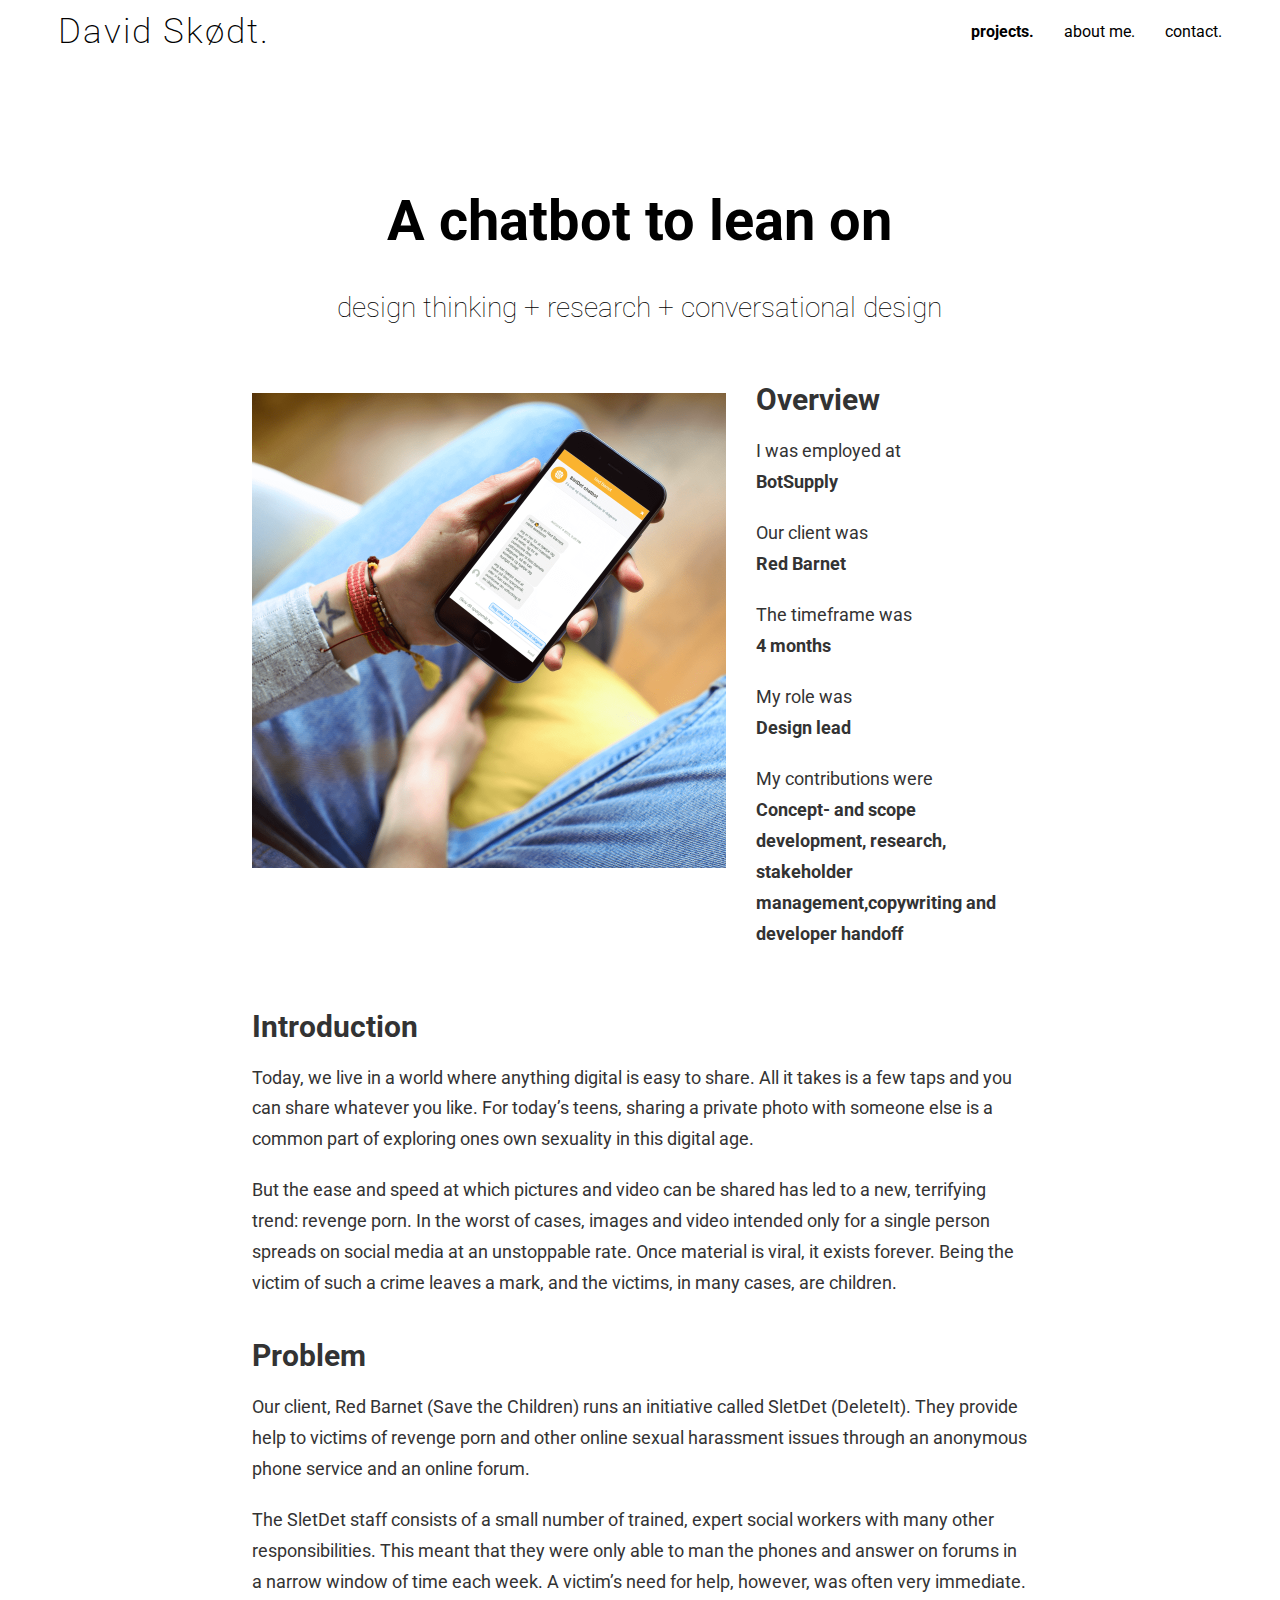
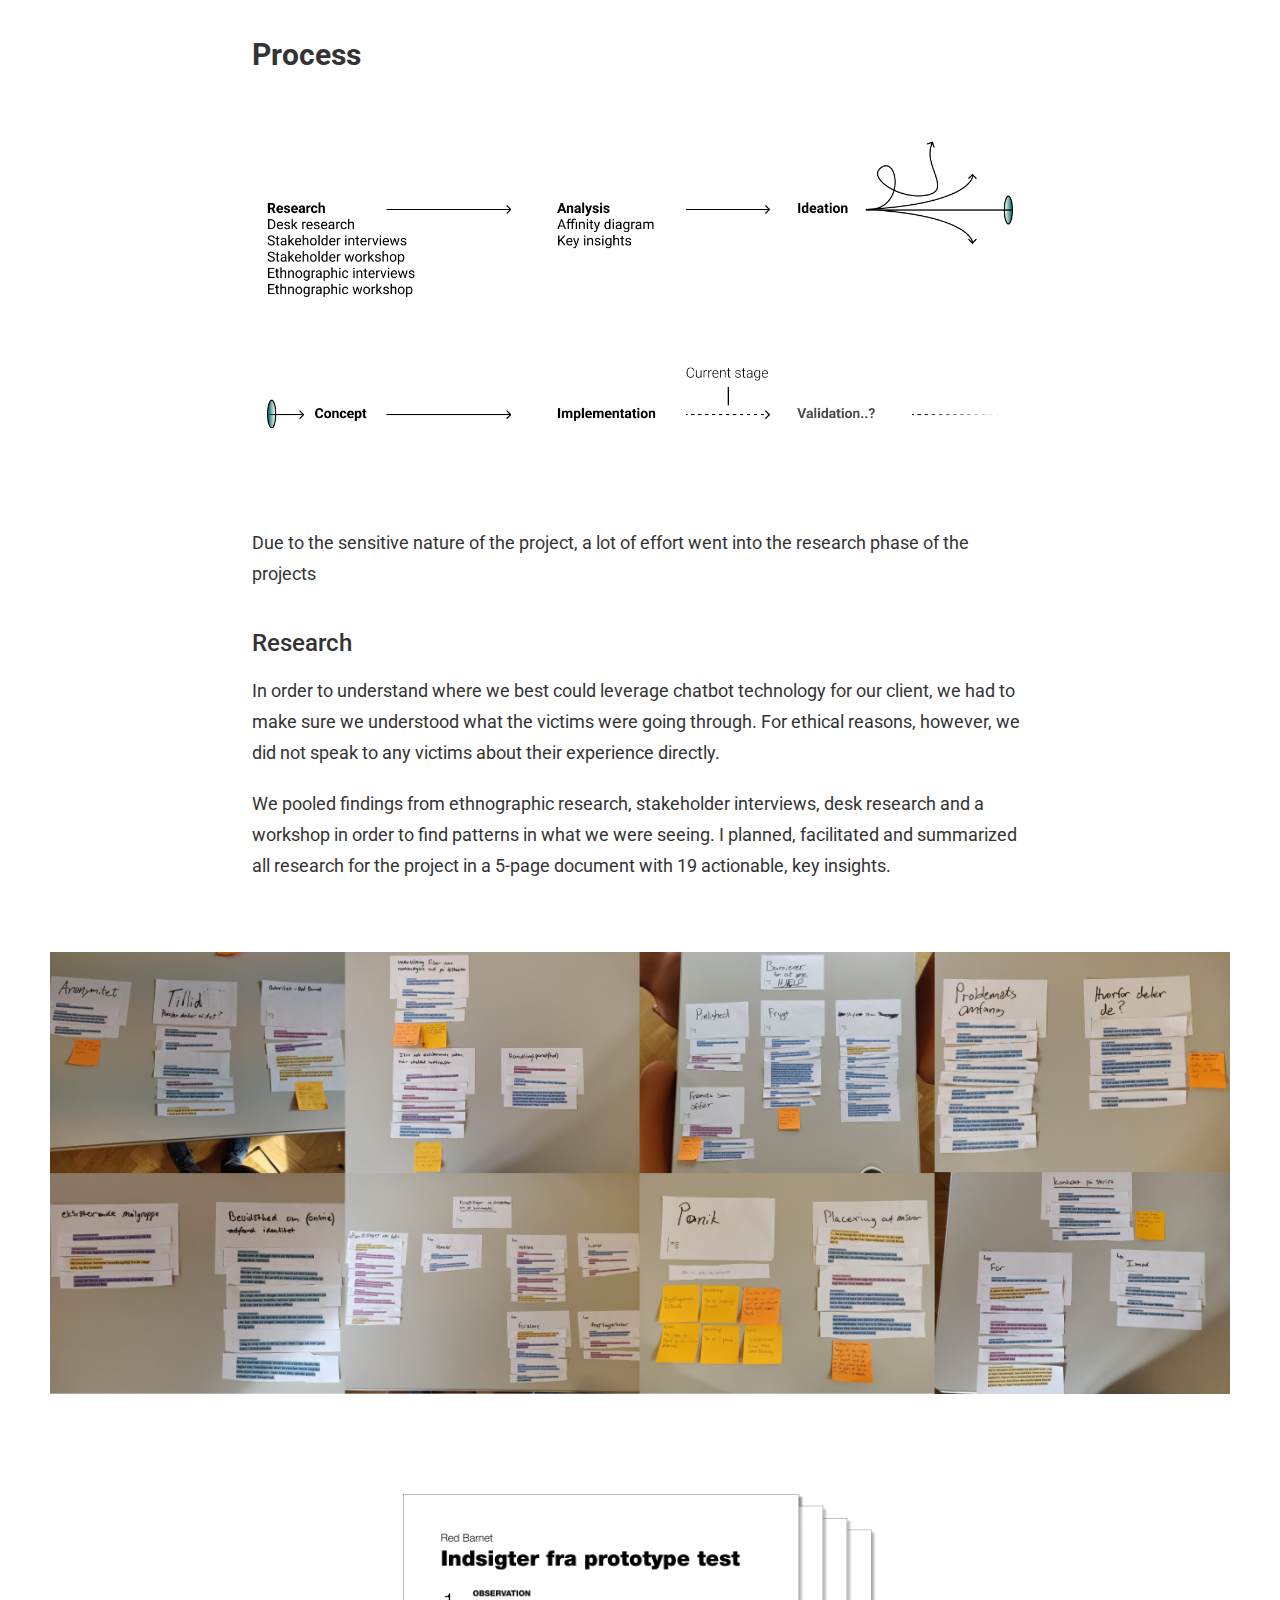
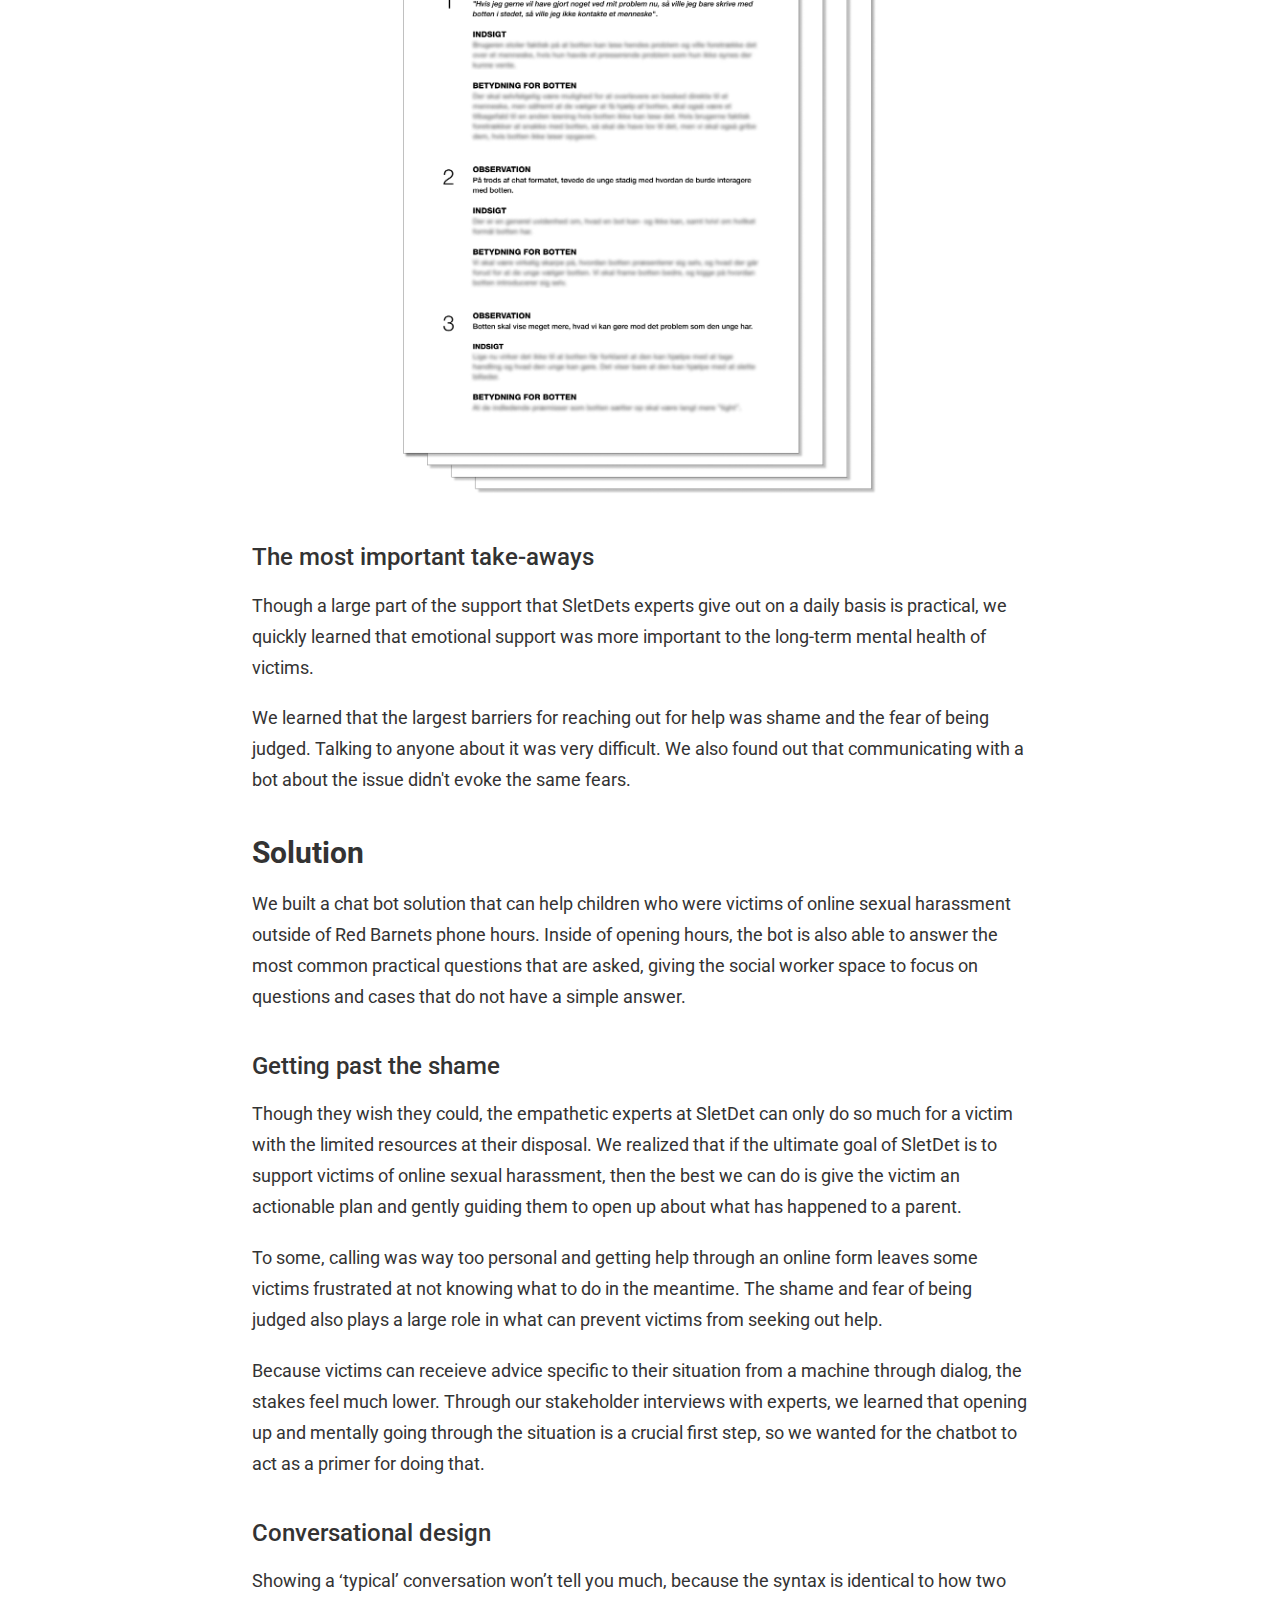
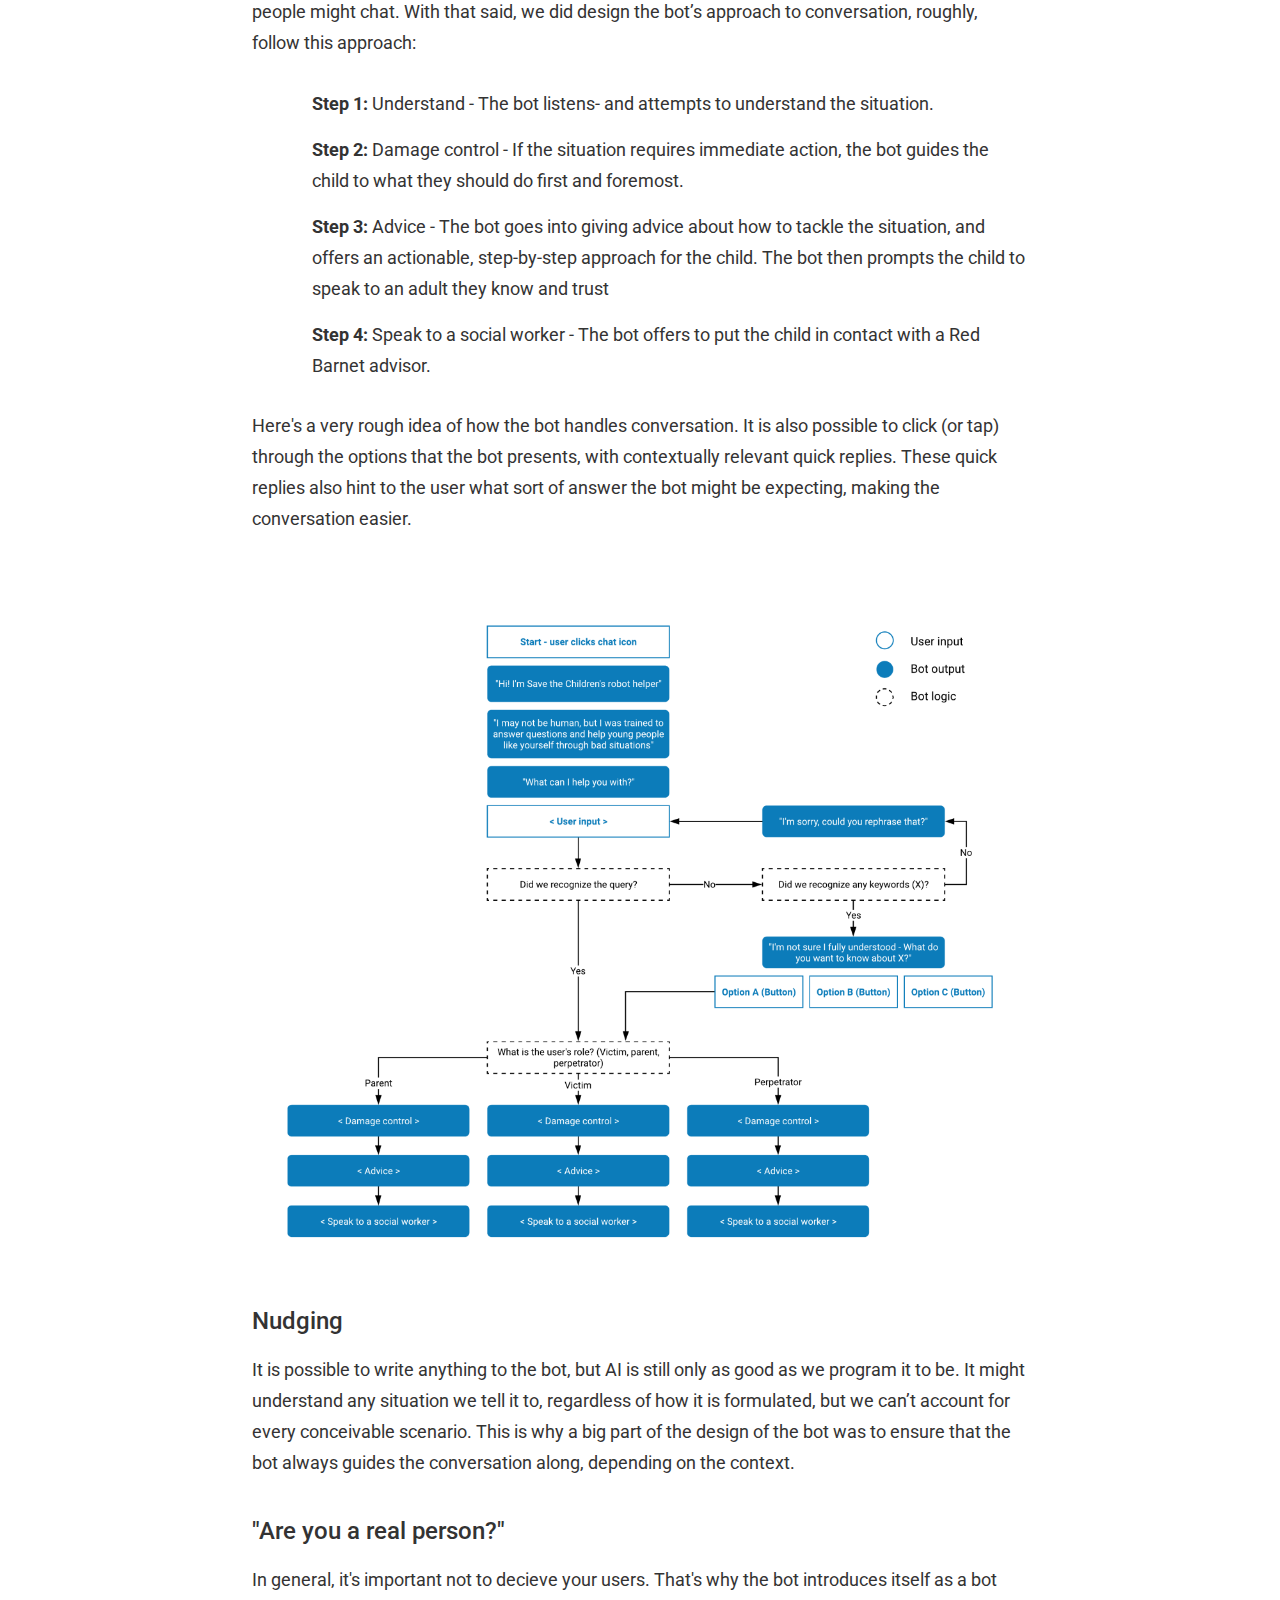
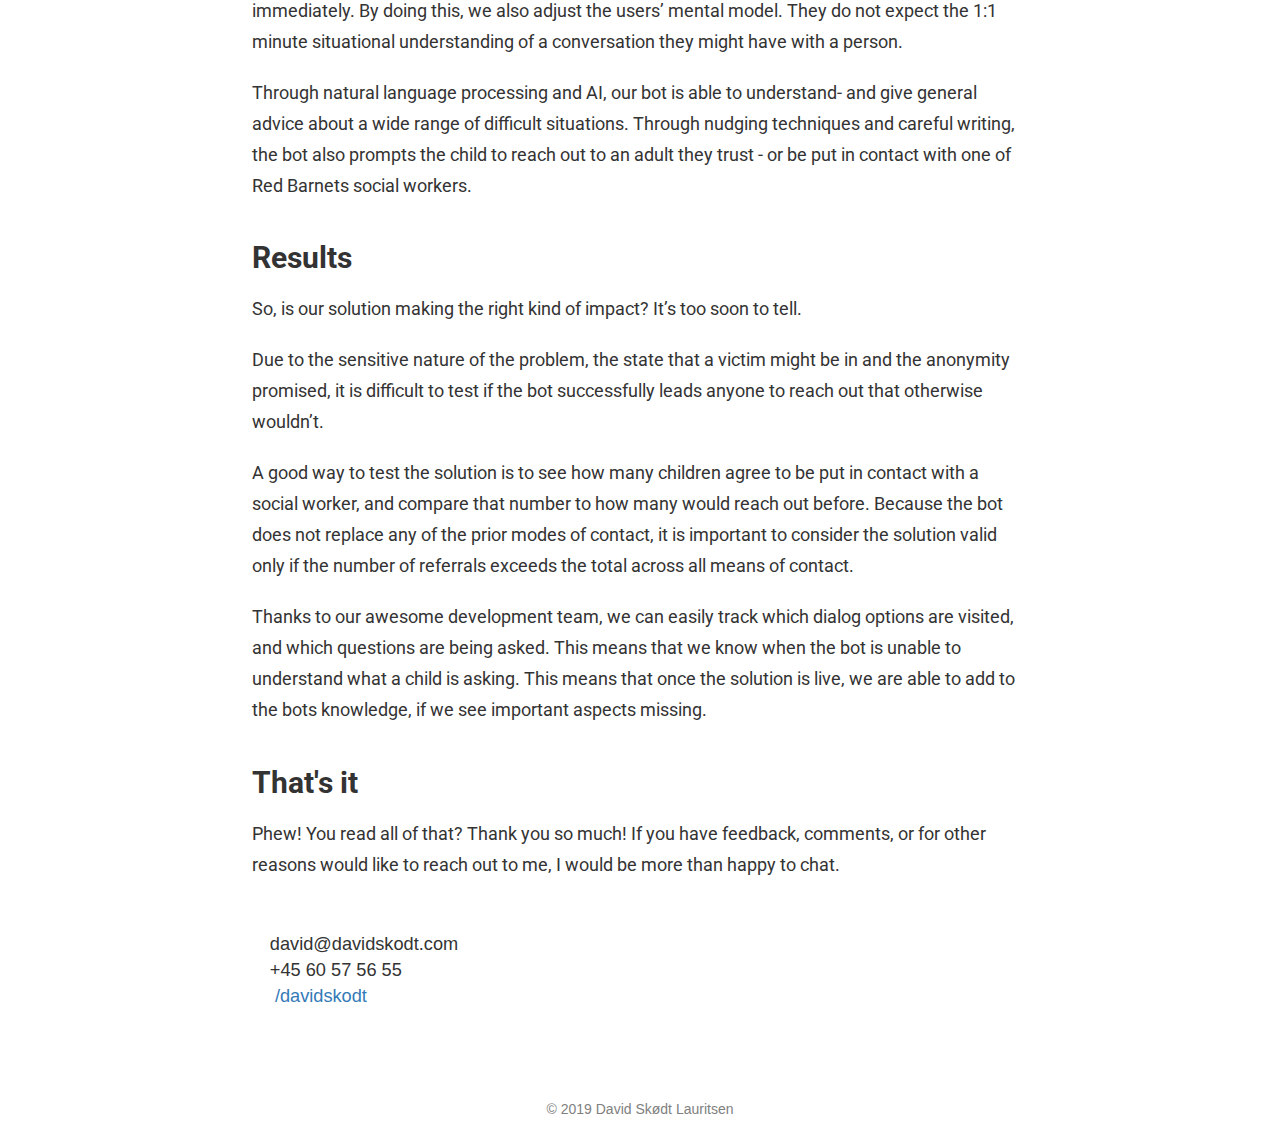
<file: rb.html>
<!DOCTYPE html>
<html lang="en">
	<head>
		<!-- Global site tag (gtag.js) - Google Analytics -->
		<script async src="https://www.googletagmanager.com/gtag/js?id=UA-118373746-2"></script>
		<script>
		  window.dataLayer = window.dataLayer || [];
		  function gtag(){dataLayer.push(arguments);}
		  gtag('js', new Date());

		  gtag('config', 'UA-118373746-2');
		</script>
		<meta charset="UTF-8">
		<meta http-equiv="X-UA-Compatible" content="IE=edge">
		<meta name="viewport" content="width=device-width, initial-scale=1, shrink-to-fit=no">
		<link href="https://fonts.googleapis.com/css?family=Roboto:300,400,700,900" rel="stylesheet">
		<link rel="stylesheet" href="https://use.fontawesome.com/releases/v5.0.10/css/all.css" integrity="sha384-+d0P83n9kaQMCwj8F4RJB66tzIwOKmrdb46+porD/OvrJ+37WqIM7UoBtwHO6Nlg" crossorigin="anonymous">
		<link rel="stylesheet" href="css/bootstrap.css">
		<link rel="stylesheet" type="text/css" href="css/custom.css">
		<script src="https://ajax.googleapis.com/ajax/libs/jquery/3.2.1/jquery.min.js"></script>
		<script type="text/javascript" src="js/tether.js" async></script>
		<script type="text/javascript" src="js/bootstrap.js" async></script>
		<script type="text/javascript" src="js/modal.js" async></script>
		<script src="js/jquery-easing/jquery.easing.min.js"></script>
		<script type="text/javascript" src="js/smooth-scroll.js" async></script>
		<title>David UX</title>
		<link rel="icon" href="./images/pencil.ico">
	</head>
	
	<body>
		<header>
			<div class="jumbotron" id="topbar">
				<div class="container">
					<div class="row" style="position: relative;">
						<a href="./index.html">
							<div class="hidden-xs hidden-sm col-md-5">
								<h1 class="name customhover">David Skødt.</h1>
							</div>
							<div class="hidden-lg hidden-md hidden-xs col-sm-5">
								<h1 class="name customhover" style="">DS.</h1>
							</div>
							<div class="hidden-lg hidden-md hidden-sm col-xs-12" style="text-align: center;">
								<h1 class="name customhover" style="font-size: 4em !important">DS.</h1>
							</div>
						</a>
						<div class="col-xs-12 col-sm-7 nav-container">
							<nav class="navbar navbar-nav" id="md-float-fix">
								<ul class="nav nav-pills hidden-xs">
									<li class="active"><a href="./index.html"> projects.</a></li>
									<li><a href="./aboutme.html"> about me.</a></li>
									<li><a href="./contact.html"> contact.</a></li>
								</ul>
								<div class="nav nav-stacked hidden-xl hidden-lg hidden-md hidden-sm">
									<a href="./index.html" class="btn btn-default btn-lg btn-block active">projects.</a>
									<a href="./aboutme.html" class="btn btn-default btn-lg btn-block">about me.</a>
									<a href="./contact.html" class="btn btn-default btn-lg btn-block">contact.</a>
								</div>
							</nav>
						</div> <!-- column -->
					</div> <!-- row -->
					
				</div> <!-- container -->
			</div> <!-- jumbotron -->
		</header>
		<!-- SITE STARTS HERE -->
		<div class="container">
			<section class="content">
				<div class="row">
					<div style="margin-top: 100px"></div>
					<div class="col-md-8 col-md-offset-2">
						<h1 style="color: black; text-align: center;">A chatbot to lean on</h1>
						<h2 style="font-size: 2em; color: black; font-weight: lighter; text-align: center;">design thinking + research + conversational design</h2>
					</div>
					
					<div class="col-lg-5 col-lg-offset-2">
						<img class="img-responsive" style="height: 475px; object-fit: cover;" src="./images/rbcase/rbmockup.png" alt="A graph that shows that young adults go to the cinema more than other age groups">
					</div>
					<div class="col-md-3 col-lg-offset-0 col-md-offset-2 col-sm-offset-0 col-xs-offset-0 " style="";>
						<h2>Overview</h2>
							<p>I was employed at<br><strong>BotSupply </strong></p>
							<p>Our client was<br><strong>Red Barnet</strong></p>
							<p>The timeframe was<br><strong>4 months</strong> </p>
							<p>My role was<br><strong>Design lead</strong></p>
							<p>My contributions were<br><strong>Concept- and scope development, research, stakeholder management,copywriting and developer handoff</strong></p>
					</div>
					
					<div class="col-md-8 col-md-offset-2">
						<h2>Introduction</h2>
						<p>Today, we live in a world where anything digital is easy to share. All it takes is a few taps and you can share whatever you like. For today’s teens, sharing a private photo with someone else is a common part of exploring ones own sexuality in this digital age. </p>
						<p>But the ease and speed at which pictures and video can be shared has led to a new, terrifying trend: revenge porn. In the worst of cases, images and video intended only for a single person spreads on social media at an unstoppable rate. Once material is viral, it exists forever. Being the victim of such a crime leaves a mark, and the victims, in many cases, are children.</p>
						
						<h2>Problem</h2>
						<p>Our client, Red Barnet (Save the Children) runs an initiative called SletDet (DeleteIt). They provide help to victims of revenge porn and other online sexual harassment issues through an anonymous phone service and an online forum. </p>
						<p>The SletDet staff consists of a small number of trained, expert social workers with many other responsibilities. This meant that they were only able to man the phones and answer on forums in a narrow window of time each week. A victim’s need for help, however, was often very immediate.</p>
						<h2>Process</h2>
						<div class="col-md-12" style="margin-top: 0px !important";>
						<img class="img-responsive" style="margin-bottom: 100px;" src="./images/rbcase/rbprocess.png" alt="Current stage of development">
						</div>
						<p>Due to the sensitive nature of the project, a lot of effort went into the research phase of the projects</p>
						<h3>Research</h3>
						<p>In order to understand where we best could leverage chatbot technology for our client, we had to make sure we understood what the victims were going through. For ethical reasons, however, we did not speak to any victims about their experience directly.</p>
						<p>We pooled findings from ethnographic research, stakeholder interviews, desk research and a workshop in order to find patterns in what we were seeing. I planned, facilitated and summarized all research for the project in a 5-page document with 19 actionable, key insights.</p>
					</div>
					<div class="col-md-12" style="";>
						<img class="img-responsive" style="" src="./images/rbcase/affinitydiagram.png" alt="Current stage of development">
					</div>
					<div class="col-md-8 col-md-offset-2" style="";>
					<p style="text-align: center;"><i class="fas fa-arrow-down" style="left: 50%; font-size: 35px; margin-top: 50px; margin-bottom: 50px;"></i></p>
					<img class="img-responsive" style="max-height: 600px" src="./images/rbcase/blurreddoc.png" alt="Current stage of development">

						<h3>The most important take-aways</h3>
						<p>Though a large part of the support that SletDets experts give out on a daily basis is practical, we quickly learned that emotional support was more important to the long-term mental health of victims.</p>
						
						<p>We learned that the largest barriers for reaching out for help was shame and the fear of being judged. Talking to anyone about it was very difficult. We also found out that communicating with a bot about the issue didn't evoke the same fears.</p>

						
						<h2>Solution</h2>
						<p>We built a chat bot solution that can help children who were victims of online sexual harassment outside of Red Barnets phone hours. Inside of opening hours, the bot is also able to answer the most common practical questions that are asked, giving the social worker space to focus on questions and cases that do not have a simple answer. </p>
						<h3>Getting past the shame</h3>
						<p>Though they wish they could, the empathetic experts at SletDet can only do so much for a victim with the limited resources at their disposal. We realized that if the ultimate goal of SletDet is to support victims of online sexual harassment, then the best we can do is give the victim an actionable plan and gently guiding them to open up about what has happened to a parent.</p>
						<p>To some, calling was way too personal and getting help through an online form leaves some victims frustrated at not knowing what to do in the meantime. The shame and fear of being judged also plays a large role in what can prevent victims from seeking out help. </p>
						<p>Because victims can receieve advice specific to their situation from a machine through dialog, the stakes feel much lower. Through our stakeholder interviews with experts, we learned that opening up and mentally going through the situation is a crucial first step, so we wanted for the chatbot to act as a primer for doing that. </p>
						<h3>Conversational design</h3>
						<p>Showing a ‘typical’ conversation won’t tell you much, because the syntax is identical to how two people might chat. With that said, we did design the bot’s approach to conversation, roughly, follow this approach:</p>
						<div class="p-indented">
							<p><strong>Step 1:</strong> Understand - The bot listens- and attempts to understand the situation.</p>
							<p><strong>Step 2:</strong> Damage control - If the situation requires immediate action, the bot guides the child to what they should do first and foremost.</p>
							<p><strong>Step 3:</strong> Advice - The bot goes into giving advice about how to tackle the situation, and offers an actionable, step-by-step approach for the child. The bot then prompts the child to speak to an adult they know and trust</p>
							<p><strong>Step 4:</strong> Speak to a social worker - The bot offers to put the child in contact with a Red Barnet advisor. </p>
						</div>
						<p>Here's a very rough idea of how the bot handles conversation. It is also possible to click (or tap) through the options that the bot presents, with contextually relevant quick replies. These quick replies also hint to the user what sort of answer the bot might be expecting, making the conversation easier.</p>
						<div class="col-md-12" style="";>
						<img class="img-responsive" style="" src="./images/rbcase/rbhighlevel.png" alt="Current stage of development">
						</div>
						<h3>Nudging</h3>
						<p>It is possible to write anything to the bot, but AI is still only as good as we program it to be. It might understand any situation we tell it to, regardless of how it is formulated, but we can’t account for every conceivable scenario. This is why a big part of the design of the bot was to ensure that the bot always guides the conversation along, depending on the context.</p>
						<h3>"Are you a real person?"</h3>
						<p>In general, it's important not to decieve your users. That's why the bot introduces itself as a bot immediately. By doing this, we also adjust the users’ mental model. They do not expect the 1:1 minute situational understanding of a conversation they might have with a person.</p>
						<p>Through natural language processing and AI, our bot is able to understand- and give general advice about a wide range of difficult situations. Through nudging techniques and careful writing, the bot also prompts the child to reach out to an adult they trust - or be put in contact with one of Red Barnets social workers. </p>
						
						<h2>Results</h2>
						<p>So, is our solution making the right kind of impact? It’s too soon to tell.</p>
						<p>Due to the sensitive nature of the problem, the state that a victim might be in and the anonymity promised, it is difficult to test if the bot successfully leads anyone to reach out that otherwise wouldn’t. </p>
						<p>A good way to test the solution is to see how many children agree to be put in contact with a social worker, and compare that number to how many would reach out before. Because the bot does not replace any of the prior modes of contact, it is important to consider the solution valid only if the number of referrals exceeds the total across all means of contact. </p>
						<p>Thanks to our awesome development team, we can easily track which dialog options are visited, and which questions are being asked. This means that we know when the bot is unable to understand what a child is asking. This means that once the solution is live, we are able to add to the bots knowledge, if we see important aspects missing.</p>
						<h2>That's it</h2>
						<p>Phew! You read all of that? Thank you so much! If you have feedback, comments, or for other reasons would like to reach out to me, I would be more than happy to chat.</p>
						<div id="contactmethods" style="margin-top:50px; margin-left: 0px; text-align:left;">
							<i class="fas fa-envelope-square"></i>&emsp;<span class="reverse">moc.tdoksdivad@divad</span></br>
							<i class="fas fa-phone-square"></i>&emsp;<span class="reverse">55 65 75 06 54+</span></br>
							<i class="fab fa-linkedin"></i>&emsp;<a href="https://www.linkedin.com/in/davidskodt/"> /davidskodt</a></p>
						</div>
					</div>
					
						


				
				</div>
			</section>
		</div>

	

		<div class="footer">© 2019 David Skødt Lauritsen</div>
	</body>
</html>
</file>
<file: css/custom.css>
html {
    position: relative;
    min-height: 100%;
}
body {
    margin: 0 0 100px; /* bottom = footer height */
}

h1{
	font-family: 'Roboto', sans-serif;
	font-weight: bold;
	margin-bottom: 20px;
	font-size: 4em;
}
h2{
	font-family: 'Roboto', sans-serif;
	font-weight: bold;
	margin-top: 40px;
	margin-bottom: 20px;
}
h3{
	font-family: 'Roboto', sans-serif;
	font-weight: medium	;
	margin-bottom: 20px;
	margin-top: 40px;
}
.flex-center-vertically h3{
	margin-top: 0px;
	margin-bottom: 20px;
}
p {
	font-family: 'Roboto', sans-serif;
	font-size: 1.3em;
	line-height: 170%;
	margin-bottom: 20px;
}
ul, ol {
	font-family: 'Roboto', sans-serif;
	font-size: 1.3em;
	line-height: 170%;
	margin-bottom: 30px;
	margin-top: 30px;
}
li {
	margin-bottom: 15px;
}
blockquote{
	font-size: 1.6em;
}
a:hover {
	color: inherit;
	text-decoration: underline;
}


.sectionheader {
	margin-top: 100px;
	margin-bottom: 40px;
	font-size: 4em;
	text-align: center;
}

#topbar {
	height: 20%; 
	margin: 0; 
	padding: 8px;
	background-color: white;
}
#map {
	height: 365px;
    background-color: grey;
}

#contactmethods {
	font-size: 1.3em;
	white-space: nowrap;
	display: table;
}

.customhover{
	border-radius: 5px;
	border-radius: 5px;
	-webkit-transition: all 0.6s cubic-bezier(0.165, 0.84, 0.44, 1);
	transition: all 0.6s cubic-bezier(0.165, 0.84, 0.44, 1);	
}

.customhover::after {
  content: "";
  border-radius: 5px;
  position: absolute;
  z-index: -1;
  top: 0;
  left: 0;
  width: 100%;
  height: 100%;
  opacity: 0;
  -webkit-transition: all 0.6s cubic-bezier(0.165, 0.84, 0.44, 1);
  transition: all 0.6s cubic-bezier(0.165, 0.84, 0.44, 1);
}
.customhover:hover {
  -webkit-transform: scale(1.005, 1.05);
  transform: scale(1.05, 1.05);
  z-index: 1;
}

.customhover:hover::after {
    opacity: 1;
}

.customshadow {
	box-shadow: 0 1px 2px rgba(0, 0, 0, 0.1);
}
.customshadow::after {
	box-shadow: 0 5px 15px rgba(0, 0, 0, 0.3);
}



.container {
	margin: 0 auto; 
	width: 100%;
	padding-left: 50px;
	padding-right: 50px;
}


figure {
    text-align: center;
    display: table;
    max-width: 95%; /* demo; set some amount (px or %) if you can */
    margin: 10px auto; /* not needed unless you want centered */
}
	
figcaption{
	margin-bottom: 15px;
	text-align: center;
}
hr {
    display: block;
    height: 1px;
    border: 0;
    border-top: 1px solid #ccc;
    margin-top: 40px;
	margin-bottom: 40px;
    padding: 0;
}
hr.style2 {
	height: 6px;
	background: url(http://ibrahimjabbari.com/english/images/hr-11.png) repeat-x 0 0;
    border: 0;
}

.myshadow{
	box-shadow: 2px 2px 5px grey;
}
.img-responsive{
	margin-top: 50px;
	margin-bottom: 50px;
	margin-left: auto; 
	margin-right: auto;
}

.numberCircle span {
	text-align: center;
	line-height: 29px;
	display: block;
}
.pop {
	cursor: zoom-in;
	margin-top: 10px;
	margin-bottom: 15px;
}
.modal-dialog {
	  position: relative;
	  width: auto;
	  max-width: 80%;
	  margin-left: auto;
	  margin-right: auto;
	  margin-top: 1%;
}

.navbar  {
	border: 0;
	border-radius: 0;
	font-size: 0.9em;
	display: inline-block;
	float: right;
	white-space: nowrap;
}
.nav-pills {
	margin-top: 0px;
	white-space: nowrap;
}
.nav-pills li{
	display: inline-block;
	margin-bottom: 0px;
}
.nav-pills a{
	color: black;
}
.nav-pills > li + li {
	margin-left: 0px;
}

.navbar-nav {
	display: flex;
	justify-content: center;
	flex-wrap: wrap;

}
.nav > li > a:hover, .nav > li > a:focus {
	background-color: rgba(0, 0, 0, 0);
	text-decoration: underline;
}
.nav-pills > li.active > a, .nav-pills > li.active > a:hover, .nav-pills > li.active > a:focus {
	background-color: white;
	color: black;

	font-weight: bold;
}
.nav-stacked {
	min-width: 40%; 
	margin: 5px; 
	color: white; 
	position: static; 
	bottom: 0; 
	right: 0; 
	padding-top: 1px; 
	padding-bottom: 1px;
}
.nav-container {
	position: static; 
	right: 0; 
	z-index: 1; 
	padding-bottom: 5px; 
	display: inline-block;
	padding-left: 0px;
	padding-right: 0px;
}
.btn-default {
	background-color: rgba(0, 0, 0, 0);
	border-style: none;
	border-color: black;
	border-width: 1px;
	color: black;
	font-size: 1.1em;
	
	
}
.btn-default:hover {
	color: black;
	border-color: black;
	background-color: white;
	font-weight: bold;
	border-style: solid;
}
.btn-default:active, .btn-default.active, .open > .dropdown-toggle.btn-default {
	color: black;
	background-color: white;
	font-weight: bold;
}
.btn:active, .btn.active {
    background-image: none;
    outline: 0;
	border-style: solid;
	border-color: black;
	color: black;
    -webkit-box-shadow: inset 0 0px 0px rgba(0, 0, 0, 0);
    box-shadow: inset 0 0px 0px rgba(0, 0, 0, 0);
}

.btn-default:active:hover, .btn-default.active:hover{
	background-color: white;
}

.mybtn {
	letter-spacing: 1.5px;
	font-size: 1.3em;
    line-height: 170%;
	border-radius: 0px;
	padding: 10px 15px;
}

.footer {
	position: absolute;
	width: 100%;
	right: 0;
	bottom: 0;
	left: 0;
	padding: 1rem;
	color: gray;
	text-align: center;
}
.fourinrow {
	max-height: 500px;
	margin-top: 0px;
}
.reverse {
    unicode-bidi: bidi-override;
    direction: rtl;
}
.video-container {
	position:relative;
	padding-bottom:56.25%;
	padding-top:30px;
	height:0;
	overflow:hidden;
}

.video-container iframe, .video-container object, .video-container embed {
	position:absolute;
	top:0;
	left:0;
	width:100%;
	height:100%;
}

.vcenter {
    display: inline-block;
    vertical-align: middle;
    float: none;
}
.vcenter h1{
	margin-top: 20px;
}
.vcenter h2{
	margin-top: 20px;
}
.vcenter h3{
	margin-top: 20px;
}
.vcenter a {
	color: inherit;
}
.p-indented {
	margin-top: 30px;
	margin-bottom: 30px;
}
.p-indented p {
	margin-bottom: 15px;
}


	
.thumbnail {
	margin-top: 20px;
	margin-bottom: 20px;
	border: 0px;
	
}
.name {
    font-size:2.5em !important;
    text-align:left;
    font-family: 'Roboto', sans-serif;
	font-weight: 200;
	letter-spacing: 2px;
	white-space: nowrap;
    color:black !important;
	margin: 0;
	padding-top: 5px;
	padding-bottom: 5px;
}

.splitlist {
	margin-right: auto; 
	margin-left: auto; 
	height: auto;
	max-width: 47%;
	display: table;
	padding: 0;
}
.spacer {
	margin-top: 55px;
}
.green {
	background-color: #688E26;

}
.yellow {
	background-color: #FEC601;
}
.red {
	background-color: #F44708;
}
th {
	text-align: center !important;
}
td {
     vertical-align: middle !important;
	 
}
th, td {
    border-bottom: 1px solid black !important;
	font-family: 'Roboto', sans-serif;
}
.table {
	margin-top: 50px;
	margin-bottom: 50px;
	font-size: 1.0em;
}
.wrapimage {
  float: left;
  width: 250px;
  shape-outside: url(./images/hikepic.jpg);
  shape-margin:40px;
  margin-right: 40px;
  margin-bottom: 10px;
}
.wrapper {
  column-count: 1;
  column-gap: 50px;
}


}
@media (min-width:768px)
{
	#md-float-fix{ 
		float: right !important;
	}
}
@media (max-width:768px)
{
	#md-float-fix{ 
		float: none !important;
	}
	#md-text-align-center{ 
		text-align: center;
	}
	.name {
		font-size: 2.8em !important;
		text-align: center;
		margin-top: 7px;
	}
	.splitlist {
		max-width: 70%;
	}
	.vcenter {
		text-align: center;
	}
	.vcenter h3{
		margin-top: 0px;
	}
	.vcenter p{
		margin-bottom: 50px;
		padding-left: 5vw;
		padding-right: 5vw;
	}	
	.spacer {
		margin-top: 18px;
	}
	#herotext {
		text-align: center;
	}

}
@media (max-width:500px) {
	.splitlist {
		max-width: 100%;
	}
	li {
		margin-left: 0px;
	}
	.p-indented {
		margin-left: 20px;
	}
	h1 {
		font-size: 3em;
		text-align: center;
	}
	.wrapimage {
		float: none;
		display: block;
		margin-left: auto;
		margin-right: auto; 
		margin-bottom: 40px;
	}
	.container {
		padding-left: 20px;
		padding-right: 20px;
	}

}
@media (min-width:500px) {
	.p-indented	 {
		margin-left: 60px;
	}
	
}


@media (min-width:992px)
{

	
}
	
@media (min-width: 1200px) {
	.splitlist {
		display: inline;
	}
}
</file>
